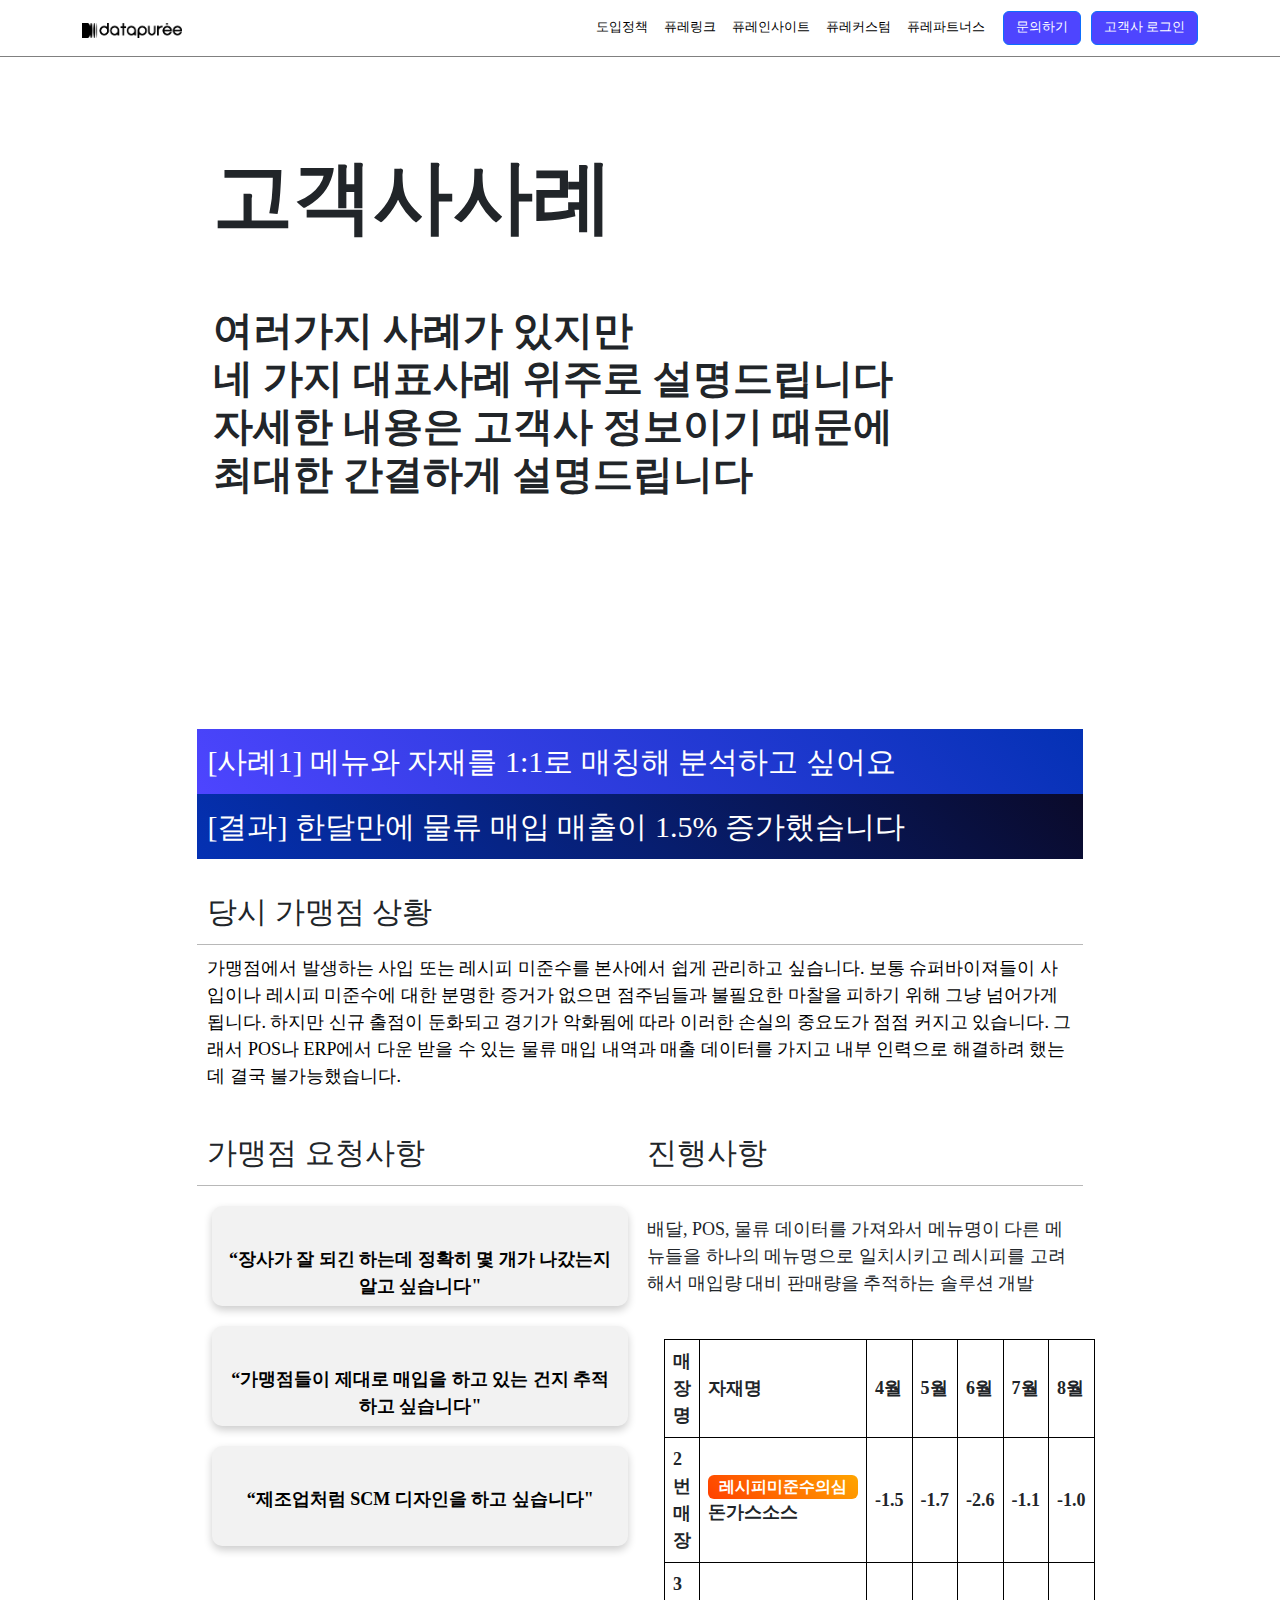
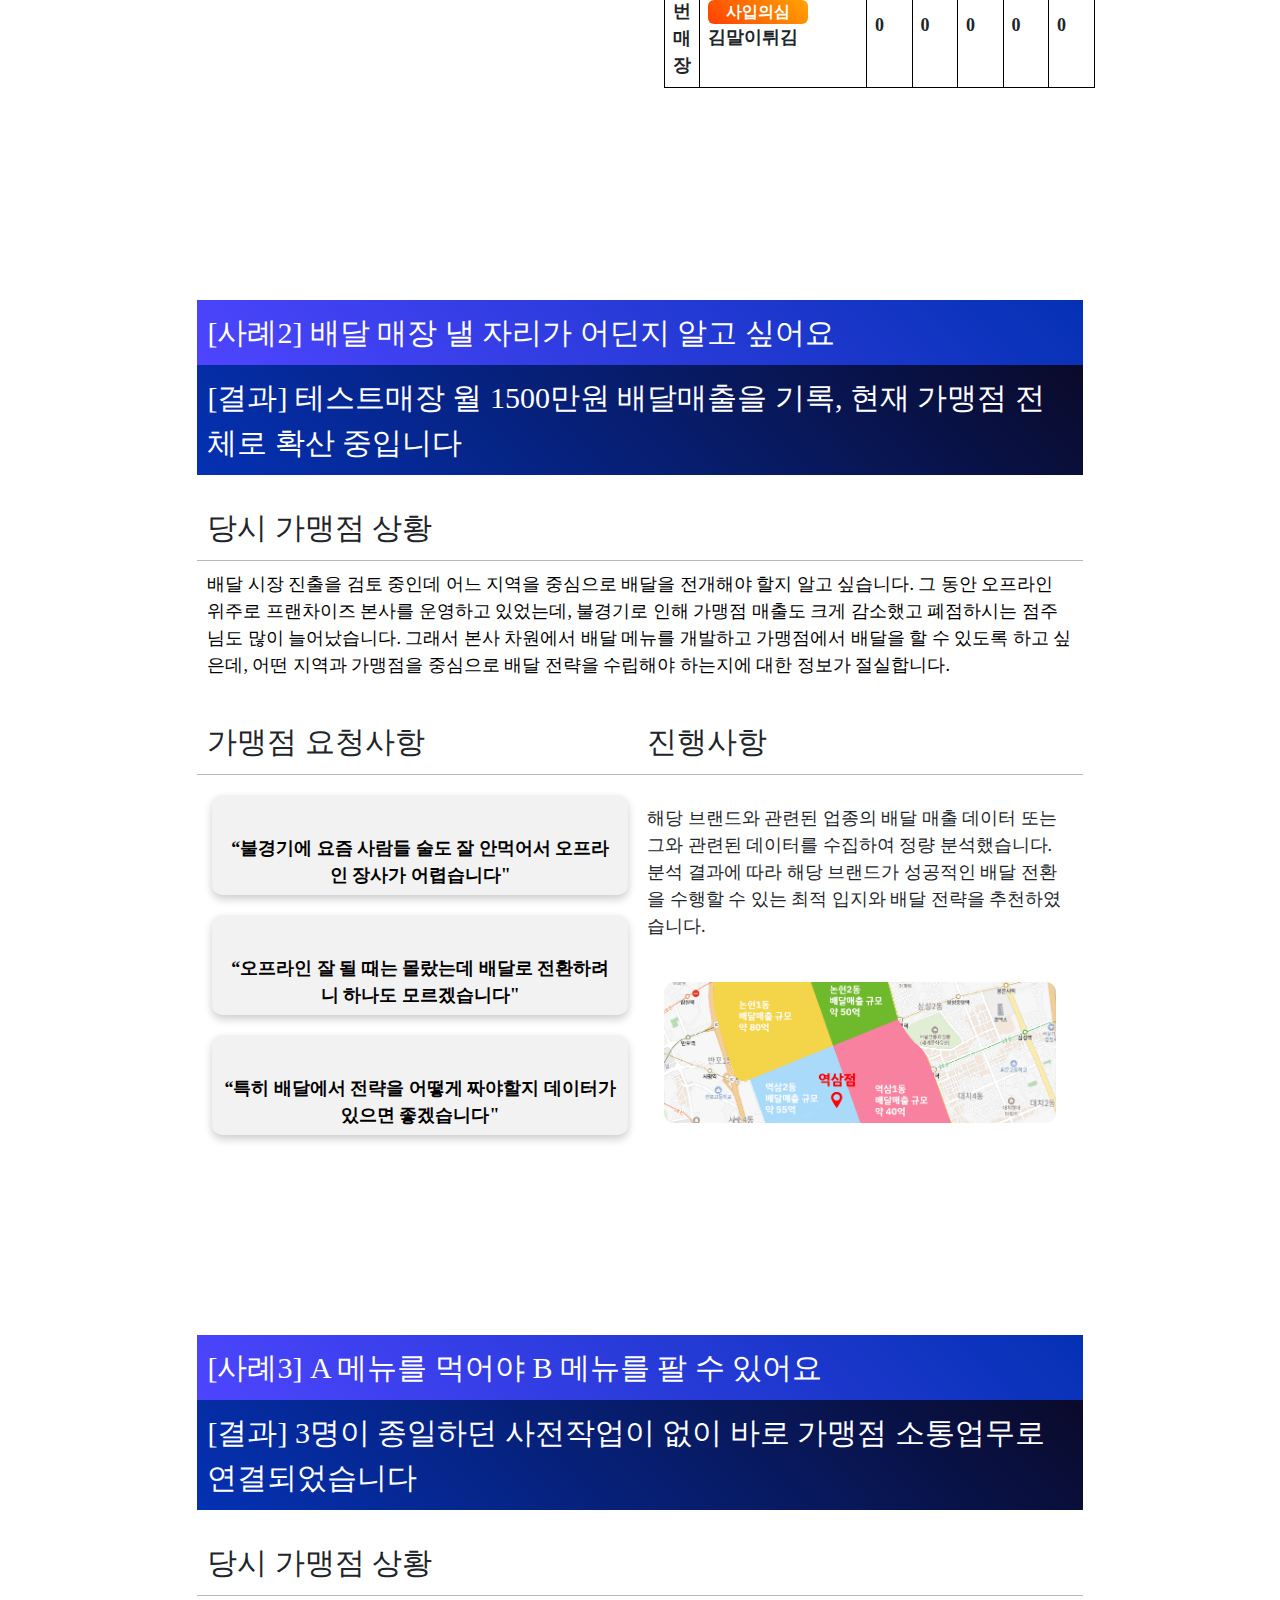
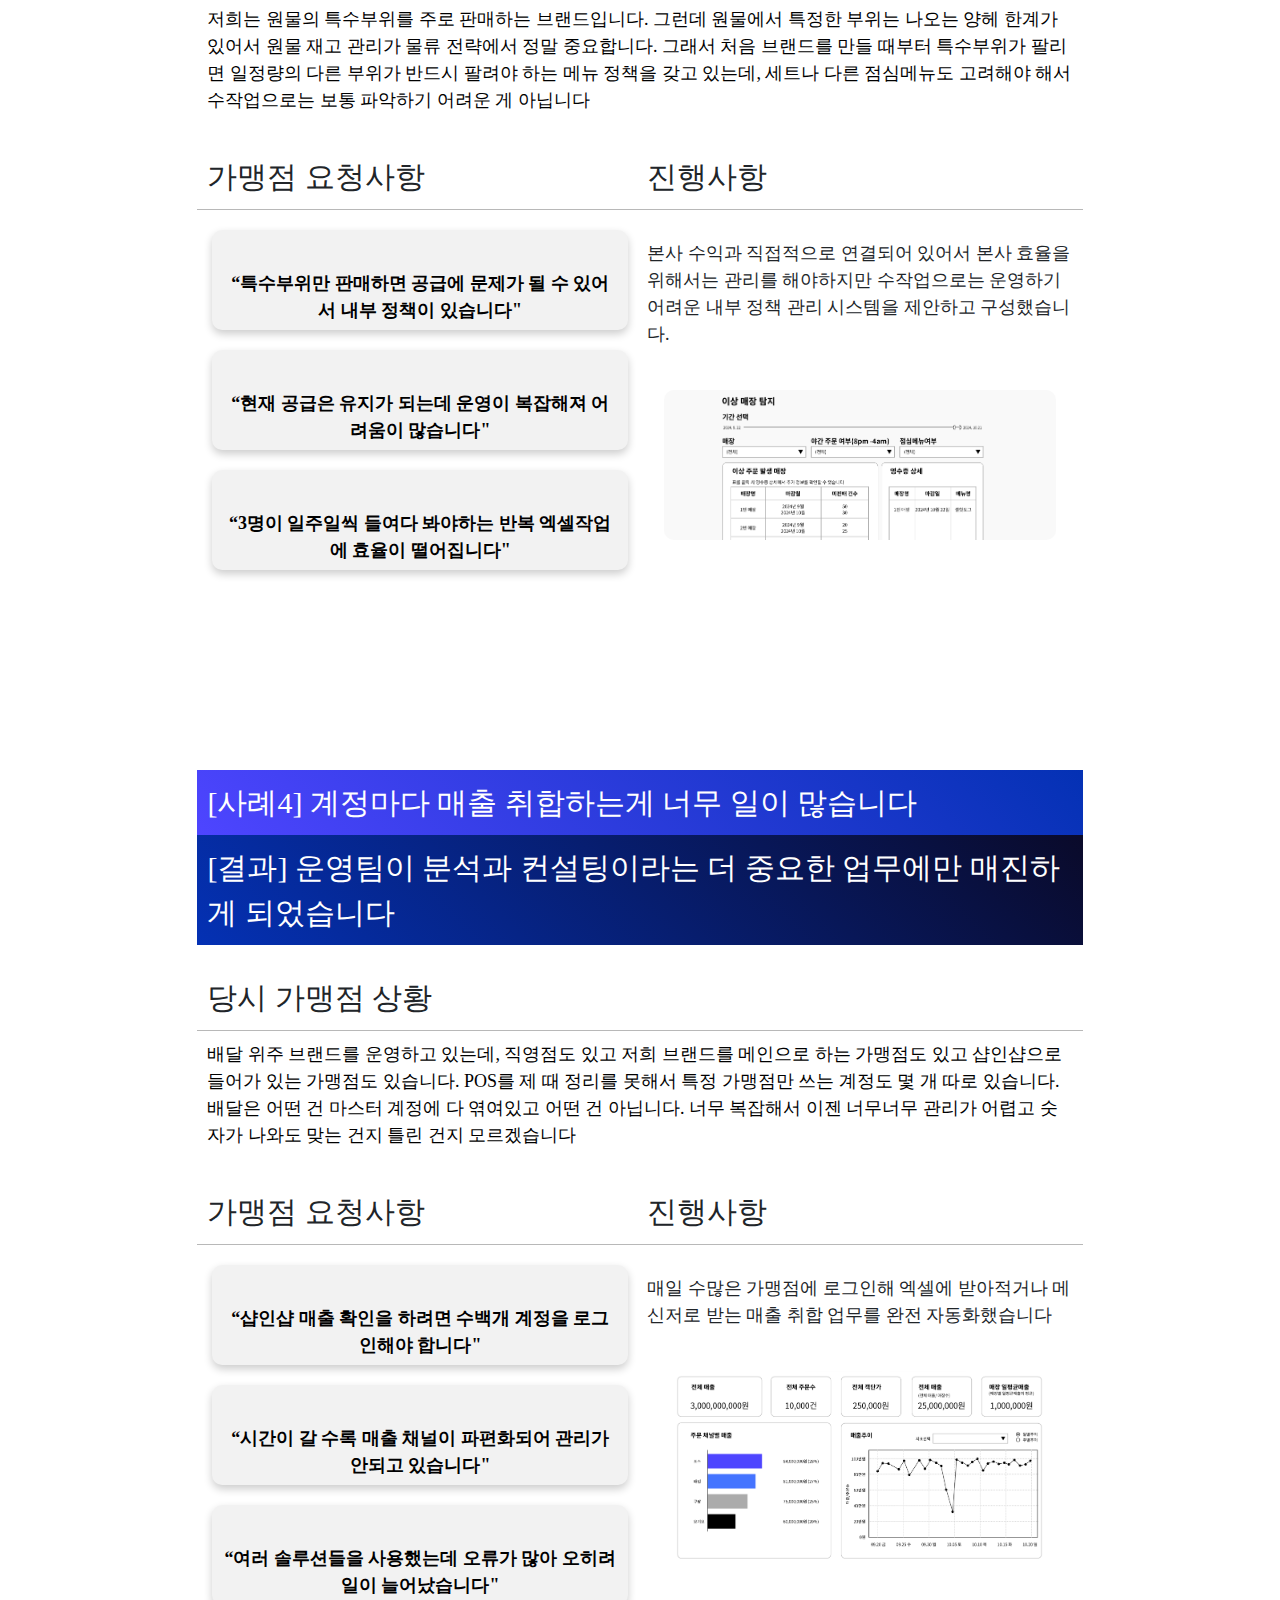
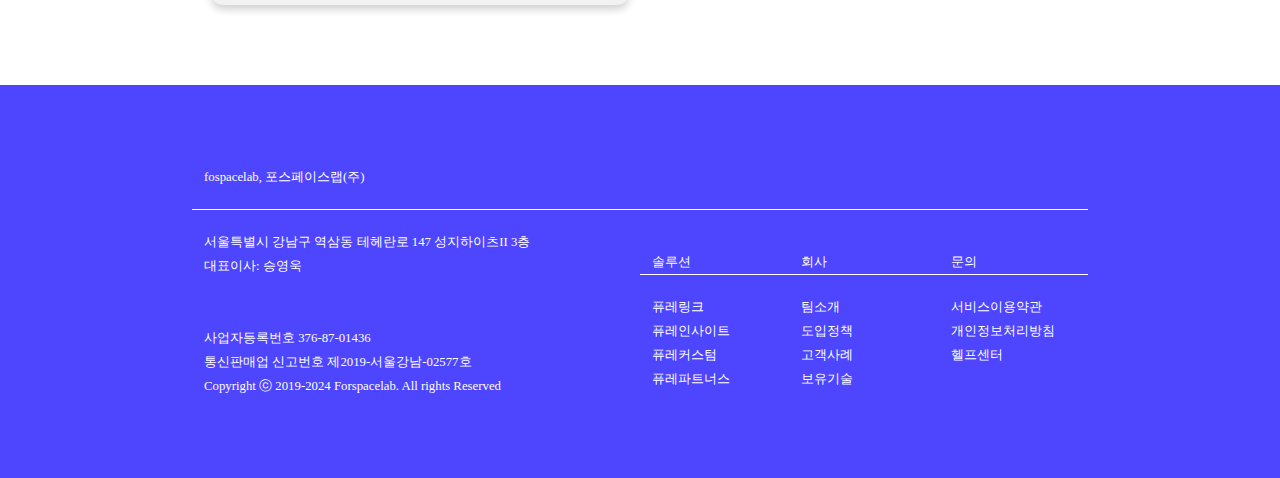
<file: case.html>
<!DOCTYPE html>
<html lang="ko">
    <head>
        <meta charset="UTF-8">
        <meta name="viewport" content="width=device-width, initial-scale=1.0">
        <title>데이터퓨레</title>
        <link rel="icon" href="./img/favicon.png" type="image/x-icon">

        <link href="https://stackpath.bootstrapcdn.com/bootstrap/4.5.2/css/bootstrap.min.css" rel="stylesheet">
        <!-- Google Fonts -->
        <link rel="preconnect" href="https://fonts.googleapis.com">
        <link rel="preconnect" href="https://fonts.gstatic.com" crossorigin>
        <link href="https://fonts.googleapis.com/css2?family=IBM+Plex+Sans:wght@400;700&display=swap" rel="stylesheet">
        <link rel="stylesheet" href="https://cdnjs.cloudflare.com/ajax/libs/font-awesome/6.0.0-beta3/css/all.min.css">
        <link href="https://fonts.googleapis.com/css2?family=Black+Han+Sans&family=Comfortaa:wght@300..700&family=Nanum+Myeongjo&family=Noto+Sans+KR:wght@100..900&family=Pixelify+Sans:wght@400..700&display=swap" rel="stylesheet">

        <!-- Bootstrap CSS -->
        <link href="https://cdn.jsdelivr.net/npm/bootstrap@5.3.0/dist/css/bootstrap.min.css" rel="stylesheet">
        <!-- Main CSS -->
        <link rel="stylesheet" href="index.css">

    </head>
    <body class="fade-in">
        <!-- 컨텐츠 영역 -->
        <div class="#">
            <!-- 고정된 네비게이션 바 -->
            <div class="nav-wrap" style="background-color: white;">
                <nav class="navbar navbar-expand-lg navbar-light">
                    <div class="container">
                    <a class="navbar-brand" href="index.html">
                        <img src="./img/logo_bw.png" class="img-fluid" width="100" alt="Logo">
                    </a>
                    <button class="navbar-toggler" type="button" data-bs-toggle="collapse" data-bs-target="#navbarNav" aria-controls="navbarNav" aria-expanded="false" aria-label="Toggle navigation">
                        <span class="navbar-toggler-icon"></span>
                    </button>
                    <div class="collapse navbar-collapse justify-content-end" id="navbarNav">
                        <ul class="navbar-nav">
                            <li class="nav-item"><a class="nav-link" href="govern.html">도입정책</a></li>
                            <li class="nav-item"><a class="nav-link" href="https://pureelink.com" target="_blank">퓨레링크</a></li>
                            <li class="nav-item"><a class="nav-link" href="insight.html">퓨레인사이트</a></li>
                            <li class="nav-item"><a class="nav-link" href="custom.html">퓨레커스텀</a></li>
                            <li class="nav-item"><a class="nav-link" href="partners.html">퓨레파트너스</a></li>
                        </ul>
                        <a href="https://forms.clickup.com/25500885/f/ra76n-16327/DJXAZSED3Y10PN9XS0" target="_blank" style="margin-left: 10px;">
                            <button class="btn btn-primary blue-btn" style="font-size: 0.8rem;">
                                문의하기
                            </button>
                        </a>
                        <a href="https://www.datapuree.co/login_0001_01.act" target="_blank" style="margin-left: 10px;">
                            <button class="btn btn-primary blue-btn" style="font-size: 0.8rem;">
                                고객사 로그인
                            </button>
                        </a>
                    </div>
                    </div>
                </nav>
            </div>

            <div class="container-fluid top-line-w">
                <div class="row">

                    <!-- 1번째 화면 -->
                    <div class="index-main1">
                        <div class="col-12 col-md-12 container wrap">
                            <div class="row" style="padding: 10px;">
                                <div class="col-12 col-md-12">
                                    <div class="Pretendard-Bold big-title custom-row">
                                        고객사사례
                                     </div>
                                </div>
                                <div class="col-12 col-md-12 Pretendard-Bold title custom-row" style="margin-top: 50px;">                                      
                                    여러가지 사례가 있지만<br>
                                    네 가지 대표사례 위주로 설명드립니다<br>
                                    자세한 내용은 고객사 정보이기 때문에<br>
                                    최대한 간결하게 설명드립니다 
                                </div>
                            </div>
                        </div>
                    </div>

                    <div class="col-12 col-md-12" style="margin-top: 200px;">
                        <div class="container wrap">
                            
                            <!--고객사 사례1-->
                            <!--한 번 싸줘서 높이 고정하고-->
                            <div style="width: 100%;">
                                <div class="row">
                                    <div class="col-12 col-md-12">
                                        <div class="custom-row sub-title" style="background: linear-gradient(45deg, #4E45FF, #0431B4);color:#fff;padding: 10px;">
                                            [사례1] 메뉴와 자재를 1:1로 매칭해 분석하고 싶어요
                                        </div>
                                        <div class="custom-row sub-title" style="background: linear-gradient(45deg, #0431B4, #0A0A2A);color:#fff;padding: 10px;">
                                            [결과] 한달만에 물류 매입 매출이 1.5% 증가했습니다
                                        </div>
                                    </div>

                                    <div class="col-12 col-md-12 top-margin-3">
                                        <div class="custom-row sub-title" style="padding:10px;border-bottom: 1px solid #b8b8b8;">
                                            당시 가맹점 상황
                                        </div>
                                        <div class="custom-row description" style="margin-top:0px;color:#000;padding: 10px;">
                                            가맹점에서 발생하는 사입 또는 레시피 미준수를 본사에서 쉽게 관리하고 싶습니다.
                                            보통 슈퍼바이져들이 사입이나 레시피 미준수에 대한 분명한 증거가 없으면 점주님들과 불필요한 마찰을 피하기 위해 그냥 넘어가게 됩니다.
                                            하지만 신규 출점이 둔화되고 경기가 악화됨에 따라 이러한 손실의 중요도가 점점 커지고 있습니다. 
                                            그래서 POS나 ERP에서 다운 받을 수 있는 물류 매입 내역과 매출 데이터를 가지고 내부 인력으로 해결하려 했는데 결국 불가능했습니다.
                                        </div>
                                    </div>
                                    <div class="col-12 col-md-6 top-margin-3">
                                        <div class="custom-row sub-title" style="padding:10px;border-bottom: 1px solid #b8b8b8;">
                                            가맹점 요청사항
                                        </div>
                                        <div class="row">
                                            <div class="col-12 col-md-12">
                                                <div class="main-box Pretendard-Bold description top-margin-3" style="height: 100px;">                                        
                                                    “장사가 잘 되긴 하는데 정확히 몇 개가 나갔는지 알고 싶습니다"
                                                </div>
                                            </div>
                                            <div class="col-12 col-md-12">
                                                <div class="main-box Pretendard-Bold description top-margin-3" style="height: 100px;">                                        
                                                    “가맹점들이 제대로 매입을 하고 있는 건지 추적하고 싶습니다"
                                                </div>
                                            </div>
                                            <div class="col-12 col-md-12">
                                                <div class="main-box Pretendard-Bold description top-margin-3" style="height: 100px;">                                        
                                                    “제조업처럼 SCM 디자인을 하고 싶습니다"
                                                </div>
                                            </div>                                                          
                                        </div>
                                    </div>
                                    <div class="col-12 col-md-6 top-margin-3">
                                        <div class="custom-row sub-title" style="padding:10px;border-bottom: 1px solid #b8b8b8;">
                                            진행사항
                                        </div>
                                        <div class="custom-row description" style="padding: 0 10px 0 10px;">
                                            배달, POS, 물류 데이터를 가져와서 메뉴명이 다른 메뉴들을 
                                            하나의 메뉴명으로 일치시키고 
                                            레시피를 고려해서 매입량 대비 판매량을 추적하는 솔루션 개발
                                        </div>
                                        <div class="description">
                                            <table class="case-table-size">
                                                <tr>
                                                    <th class="case-table">
                                                        매장명
                                                    </th>
                                                    <th class="case-table">
                                                        자재명
                                                    </th>
                                                    <th class="case-table">
                                                        4월
                                                    </th>
                                                    <th class="case-table">
                                                        5월
                                                    </th>
                                                    <th class="case-table">
                                                        6월
                                                    </th>
                                                    <th class="case-table">
                                                        7월
                                                    </th>
                                                    <th class="case-table">
                                                        8월
                                                    </th>
                                                </tr>
                                                <tr>
                                                    <th class="case-table">
                                                        2번 매장
                                                    </td>
                                                    <th class="case-table">
                                                        <div class="case-table-sign1">
                                                            레시피미준수의심
                                                        </div>
                                                        <div>돈가스소스</div>
                                                    </td>
                                                    <th class="case-table">
                                                        -1.5
                                                    </td>
                                                    <th class="case-table">
                                                        -1.7
                                                    </td>
                                                    <th class="case-table">
                                                        -2.6
                                                    </td>
                                                    <th class="case-table">
                                                        -1.1
                                                    </td>
                                                    <th class="case-table">
                                                        -1.0
                                                    </td>
                                                </tr>
                                                <tr>
                                                    <th class="case-table">
                                                        3번 매장
                                                    </td>
                                                    <th class="case-table">
                                                        <div class="case-table-sign2">
                                                            사입의심
                                                        </div>
                                                        김말이튀김
                                                    </td>
                                                    <th class="case-table">
                                                        0
                                                    </td>
                                                    <th class="case-table">
                                                        0
                                                    </td>
                                                    <th class="case-table">
                                                        0
                                                    </td>                        
                                                    <th class="case-table">
                                                        0
                                                    </td>                        
                                                    <th class="case-table">
                                                        0
                                                    </td>                    
                                                </tr>
                                            </table>
                                        </div>
                                    </div>
                          
                                </div>
                            </div>

                            <!--고객사 사례2-->
                            <!--한 번 싸줘서 높이 고정하고-->
                            <div style="width: 100%;margin-top: 200px;">
                                <div class="row">
                                    <div class="col-12 col-md-12">
                                        <div class="custom-row sub-title" style="background: linear-gradient(45deg, #4E45FF, #0431B4);color:#fff;padding: 10px;">
                                            [사례2] 배달 매장 낼 자리가 어딘지 알고 싶어요
                                        </div>
                                        <div class="custom-row sub-title" style="background: linear-gradient(45deg, #0431B4, #0A0A2A);color:#fff;padding: 10px;">
                                            [결과] 테스트매장 월 1500만원 배달매출을 기록, 현재 가맹점 전체로 확산 중입니다
                                        </div>
                                    </div>

                                    <div class="col-12 col-md-12 top-margin-3">
                                        <div class="custom-row sub-title" style="padding:10px;border-bottom: 1px solid #b8b8b8;">
                                            당시 가맹점 상황
                                        </div>
                                        <div class="custom-row description" style="margin-top:0px;color:#000;padding: 10px;">
                                            배달 시장 진출을 검토 중인데 어느 지역을 중심으로 배달을 전개해야 할지 알고 싶습니다.
                                            그 동안 오프라인 위주로 프랜차이즈 본사를 운영하고 있었는데, 불경기로 인해 가맹점 매출도 크게 감소했고 폐점하시는 점주님도 많이 늘어났습니다. 
                                            그래서 본사 차원에서 배달 메뉴를 개발하고 가맹점에서 배달을 할 수 있도록 하고 싶은데, 
                                            어떤 지역과 가맹점을 중심으로 배달 전략을 수립해야 하는지에 대한 정보가 절실합니다.
                                        </div>
                                    </div>
                                    <div class="col-12 col-md-6 top-margin-3">
                                        <div class="custom-row sub-title" style="padding:10px;border-bottom: 1px solid #b8b8b8;">
                                            가맹점 요청사항
                                        </div>
                                        <div class="row">
                                            <div class="col-12 col-md-12">
                                                <div class="main-box Pretendard-Bold description top-margin-3" style="height: 100px;">                                        
                                                    “불경기에 요즘 사람들 술도 잘 안먹어서 오프라인 장사가 어렵습니다"
                                                </div>
                                            </div>
                                            <div class="col-12 col-md-12">
                                                <div class="main-box Pretendard-Bold description top-margin-3" style="height: 100px;">                                        
                                                    “오프라인 잘 될 때는 몰랐는데 배달로 전환하려니 하나도 모르겠습니다"
                                                </div>
                                            </div>
                                            <div class="col-12 col-md-12">
                                                <div class="main-box Pretendard-Bold description top-margin-3" style="height: 100px;">                                        
                                                    “특히 배달에서 전략을 어떻게 짜야할지 데이터가 있으면 좋겠습니다"
                                                </div>
                                            </div>                                                          
                                        </div>
                                    </div>
                                    <div class="col-12 col-md-6 top-margin-3">
                                        <div class="custom-row sub-title" style="padding:10px;border-bottom: 1px solid #b8b8b8;">
                                            진행사항
                                        </div>
                                        <div class="custom-row description" style="padding: 0 10px 0 10px;">
                                            해당 브랜드와 관련된 업종의 배달 매출 데이터 또는 그와 관련된 데이터를 수집하여 정량 분석했습니다. 
                                            분석 결과에 따라 해당 브랜드가 성공적인 배달 전환을 수행할 수 있는 최적 입지와 배달 전략을 추천하였습니다.
                                        </div>
                                        <div class="description">
                                            <img src="./img/case2.png" width="100%" style="border-radius: 10px;">
                                        </div>
                                    </div>
                                </div>
                            </div>

      
                            <!--고객사 사례3-->
                            <!--한 번 싸줘서 높이 고정하고-->
                            <div style="width: 100%;margin-top: 200px;">
                                <div class="row">
                                    <div class="col-12 col-md-12">
                                        <div class="custom-row sub-title" style="background: linear-gradient(45deg, #4E45FF, #0431B4);color:#fff;padding: 10px;">
                                            [사례3] A 메뉴를 먹어야 B 메뉴를 팔 수 있어요
                                        </div>
                                        <div class="custom-row sub-title" style="background: linear-gradient(45deg, #0431B4, #0A0A2A);color:#fff;padding: 10px;">
                                            [결과] 3명이 종일하던 사전작업이 없이 바로 가맹점 소통업무로 연결되었습니다
                                        </div>
                                    </div>

                                    <div class="col-12 col-md-12 top-margin-3">
                                        <div class="custom-row sub-title" style="padding:10px;border-bottom: 1px solid #b8b8b8;">
                                            당시 가맹점 상황
                                        </div>
                                        <div class="custom-row description" style="margin-top:0px;color:#000;padding: 10px;">
                                            저희는 원물의 특수부위를 주로 판매하는 브랜드입니다. 
                                            그런데 원물에서 특정한 부위는 나오는 양헤 한계가 있어서 원물 재고 관리가 물류 전략에서 정말 중요합니다. 
                                            그래서 처음 브랜드를 만들 때부터 특수부위가 팔리면 일정량의 다른 부위가 반드시 팔려야 하는 메뉴 정책을 갖고 있는데, 
                                            세트나 다른 점심메뉴도 고려해야 해서 수작업으로는 보통 파악하기 어려운 게 아닙니다
                                        </div>
                                    </div>
                                    <div class="col-12 col-md-6 top-margin-3">
                                        <div class="custom-row sub-title" style="padding:10px;border-bottom: 1px solid #b8b8b8;">
                                            가맹점 요청사항
                                        </div>
                                        <div class="row">
                                            <div class="col-12 col-md-12">
                                                <div class="main-box Pretendard-Bold description top-margin-3" style="height: 100px;">                                        
                                                    “특수부위만 판매하면 공급에 문제가 될 수 있어서 내부 정책이 있습니다"
                                                </div>
                                            </div>
                                            <div class="col-12 col-md-12">
                                                <div class="main-box Pretendard-Bold description top-margin-3" style="height: 100px;">                                        
                                                    “현재 공급은 유지가 되는데 운영이 복잡해져 어려움이 많습니다"
                                                </div>
                                            </div>
                                            <div class="col-12 col-md-12">
                                                <div class="main-box Pretendard-Bold description top-margin-3" style="height: 100px;">                                        
                                                    “3명이 일주일씩 들여다 봐야하는 반복 엑셀작업에 효율이 떨어집니다"
                                                </div>
                                            </div>                                                          
                                        </div>
                                    </div>
                                    <div class="col-12 col-md-6 top-margin-3">
                                        <div class="custom-row sub-title" style="padding:10px;border-bottom: 1px solid #b8b8b8;">
                                            진행사항
                                        </div>
                                        <div class="custom-row description" style="padding: 0 10px 0 10px;">
                                            본사 수익과 직접적으로 연결되어 있어서 본사 효율을 위해서는 관리를 해야하지만 수작업으로는 운영하기 어려운 내부 정책 관리 시스템을 제안하고 구성했습니다.
                                        </div>
                                        <div class="description">
                                            <img src="./img/case3.png" width="100%" style="border-radius: 10px;">
                                        </div>
                                    </div>
                                </div>
                            </div>


                            <!--고객사 사례4-->
                            <!--한 번 싸줘서 높이 고정하고-->
                            <div style="width: 100%;margin-top: 200px;">
                                <div class="row">
                                    <div class="col-12 col-md-12">
                                        <div class="custom-row sub-title" style="background: linear-gradient(45deg, #4E45FF, #0431B4);color:#fff;padding: 10px;">
                                            [사례4] 계정마다 매출 취합하는게 너무 일이 많습니다
                                        </div>
                                        <div class="custom-row sub-title" style="background: linear-gradient(45deg, #0431B4, #0A0A2A);color:#fff;padding: 10px;">
                                            [결과] 운영팀이 분석과 컨설팅이라는 더 중요한 업무에만 매진하게 되었습니다
                                        </div>
                                    </div>

                                    <div class="col-12 col-md-12 top-margin-3">
                                        <div class="custom-row sub-title" style="padding:10px;border-bottom: 1px solid #b8b8b8;">
                                            당시 가맹점 상황
                                        </div>
                                        <div class="custom-row description" style="margin-top:0px;color:#000;padding: 10px;">
                                            배달 위주 브랜드를 운영하고 있는데, 직영점도 있고 저희 브랜드를 메인으로 하는 가맹점도 있고 샵인샵으로 들어가 있는 가맹점도 있습니다. 
                                            POS를 제 때 정리를 못해서 특정 가맹점만 쓰는 계정도 몇 개 따로 있습니다. 
                                            배달은 어떤 건 마스터 계정에 다 엮여있고 어떤 건 아닙니다. 
                                            너무 복잡해서 이젠 너무너무 관리가 어렵고 숫자가 나와도 맞는 건지 틀린 건지 모르겠습니다
                                        </div>
                                    </div>
                                    <div class="col-12 col-md-6 top-margin-3">
                                        <div class="custom-row sub-title" style="padding:10px;border-bottom: 1px solid #b8b8b8;">
                                            가맹점 요청사항
                                        </div>
                                        <div class="row">
                                            <div class="col-12 col-md-12">
                                                <div class="main-box Pretendard-Bold description top-margin-3" style="height: 100px;">                                        
                                                    “샵인샵 매출 확인을 하려면 수백개 계정을 로그인해야 합니다"
                                                </div>
                                            </div>
                                            <div class="col-12 col-md-12">
                                                <div class="main-box Pretendard-Bold description top-margin-3" style="height: 100px;">                                        
                                                    “시간이 갈 수록 매출 채널이 파편화되어 관리가 안되고 있습니다"
                                                </div>
                                            </div>
                                            <div class="col-12 col-md-12">
                                                <div class="main-box Pretendard-Bold description top-margin-3" style="height: 100px;">                                        
                                                    “여러 솔루션들을 사용했는데 오류가 많아 오히려 일이 늘어났습니다"
                                                </div>
                                            </div>                                                          
                                        </div>
                                    </div>
                                    <div class="col-12 col-md-6 top-margin-3">
                                        <div class="custom-row sub-title" style="padding:10px;border-bottom: 1px solid #b8b8b8;">
                                            진행사항
                                        </div>
                                        <div class="custom-row description" style="padding: 0 10px 0 10px;">
                                            매일 수많은 가맹점에 로그인해 엑셀에 받아적거나 메신저로 받는 매출 취합 업무를 완전 자동화했습니다
                                        </div>
                                        <div class="description">
                                            <img src="./img/case4.png" width="100%" style="border-radius: 10px;">
                                        </div>
                                    </div>
                                </div>
                            </div>                                                      
                        </div>
                    </div>

                </div>
            </div>
        </div>


        <!--footer-->
        <div class="top-margin-10 footer-bw" >
            <div class="footer-wrap wrap" style="background-color: transparent;">
                <div class="container" style="width:100%;background-color: transparent;">
                    <div class="row" style="background-color: transparent;">
                        <div class="col-12 col-md-12 top-margin-10" style="background-color: transparent;">
                            fospacelab, 포스페이스랩(주)
                        </div>
                        <div class="top-line-white top-margin-3">
                            <div class="row" style="background-color: transparent;">
                                <div class="col-12 col-md-6 top-padding3">
                                    서울특별시 강남구 역삼동 테헤란로 147 성지하이츠II 3층<br>
                                    대표이사: 승영욱<br><br><br>

                                    사업자등록번호 376-87-01436<br>
                                    통신판매업 신고번호 제2019-서울강남-02577호<br>
                                    Copyright ⓒ 2019-2024 Forspacelab. All rights Reserved
                                </div>
                                <div class="col-12 col-md-6 top-padding3">
                                    <div class="row">
                                        <div class="col-12 col-md-12">
                                            <div class="row top-padding3">
                                                <div class="col-4 col-md-4">
                                                    솔루션<br>
                                                </div>
                                                <div class="col-4 col-md-4">
                                                    회사<br>
                                                </div>
                                                <div class="col-4 col-md-4">
                                                    문의<br>
                                                </div>
                                            </div>
                                        </div>
                                        <div class="col-12 col-md-12 top-line-white top-padding3">
                                            <div class="row">
                                                <div class="col-4 col-md-4">
                                                    <a href="https://pureelink.com" target="_blank">퓨레링크</a><br>
                                                    <a href="insight.html">퓨레인사이트</a><br>
                                                    <a href="custom.html">퓨레커스텀</a><br>
                                                    <a href="partners.html">퓨레파트너스</a><br>
                                                </div>
                                                <div class="col-4 col-md-4">
                                                    <a href="team.html">팀소개</a><br>
                                                    <a href="govern.html">도입정책</a><br>
                                                    <a href="case.html">고객사례</a><br>
                                                    <a href="tech.com">보유기술</a><br>
                                                </div>
                                                <div class="col-4 col-md-4">
                                                    <a href="#">서비스이용약관</a><br>
                                                    <a href="https://www.datapuree.co/comm_0035_01.act">개인정보처리방침</a><br>
                                                    <a href="https://slashpage.com/datapuree">헬프센터</a><br>
                                                </div>
                                            </div>

                                        </div>
                                    </div>
                                </div>
                            </div>
                        </div>
                        
                        <div class="col-12 col-md-12 top-margin-10"></div>
                    </div>
                </div>
            </div>
        </div>

        <script src="https://cdn.jsdelivr.net/npm/bootstrap@5.3.0/dist/js/bootstrap.bundle.min.js"></script>
        <script>
            document.addEventListener("DOMContentLoaded", function() {
            const links = document.querySelectorAll(".transition-link");

            links.forEach(link => {
                link.addEventListener("click", function(event) {
                event.preventDefault();
                document.body.classList.add("fade-out");

                const targetUrl = this.href;
                setTimeout(() => {
                    window.location.href = targetUrl;
                }, 500); // 애니메이션 시간과 동일하게 설정
                });
            });
            });
        </script>
        <script>
            document.addEventListener("DOMContentLoaded", function() {
            const links = document.querySelectorAll(".transition-link");

            links.forEach(link => {
                link.addEventListener("click", function(event) {
                event.preventDefault();
                document.body.classList.add("fade-out");

                const targetUrl = this.href;
                setTimeout(() => {
                    window.location.href = targetUrl;
                }, 500); // 애니메이션 시간과 동일하게 설정
                });
            });
            });
        </script>
    
    </body>
</html>
</file>
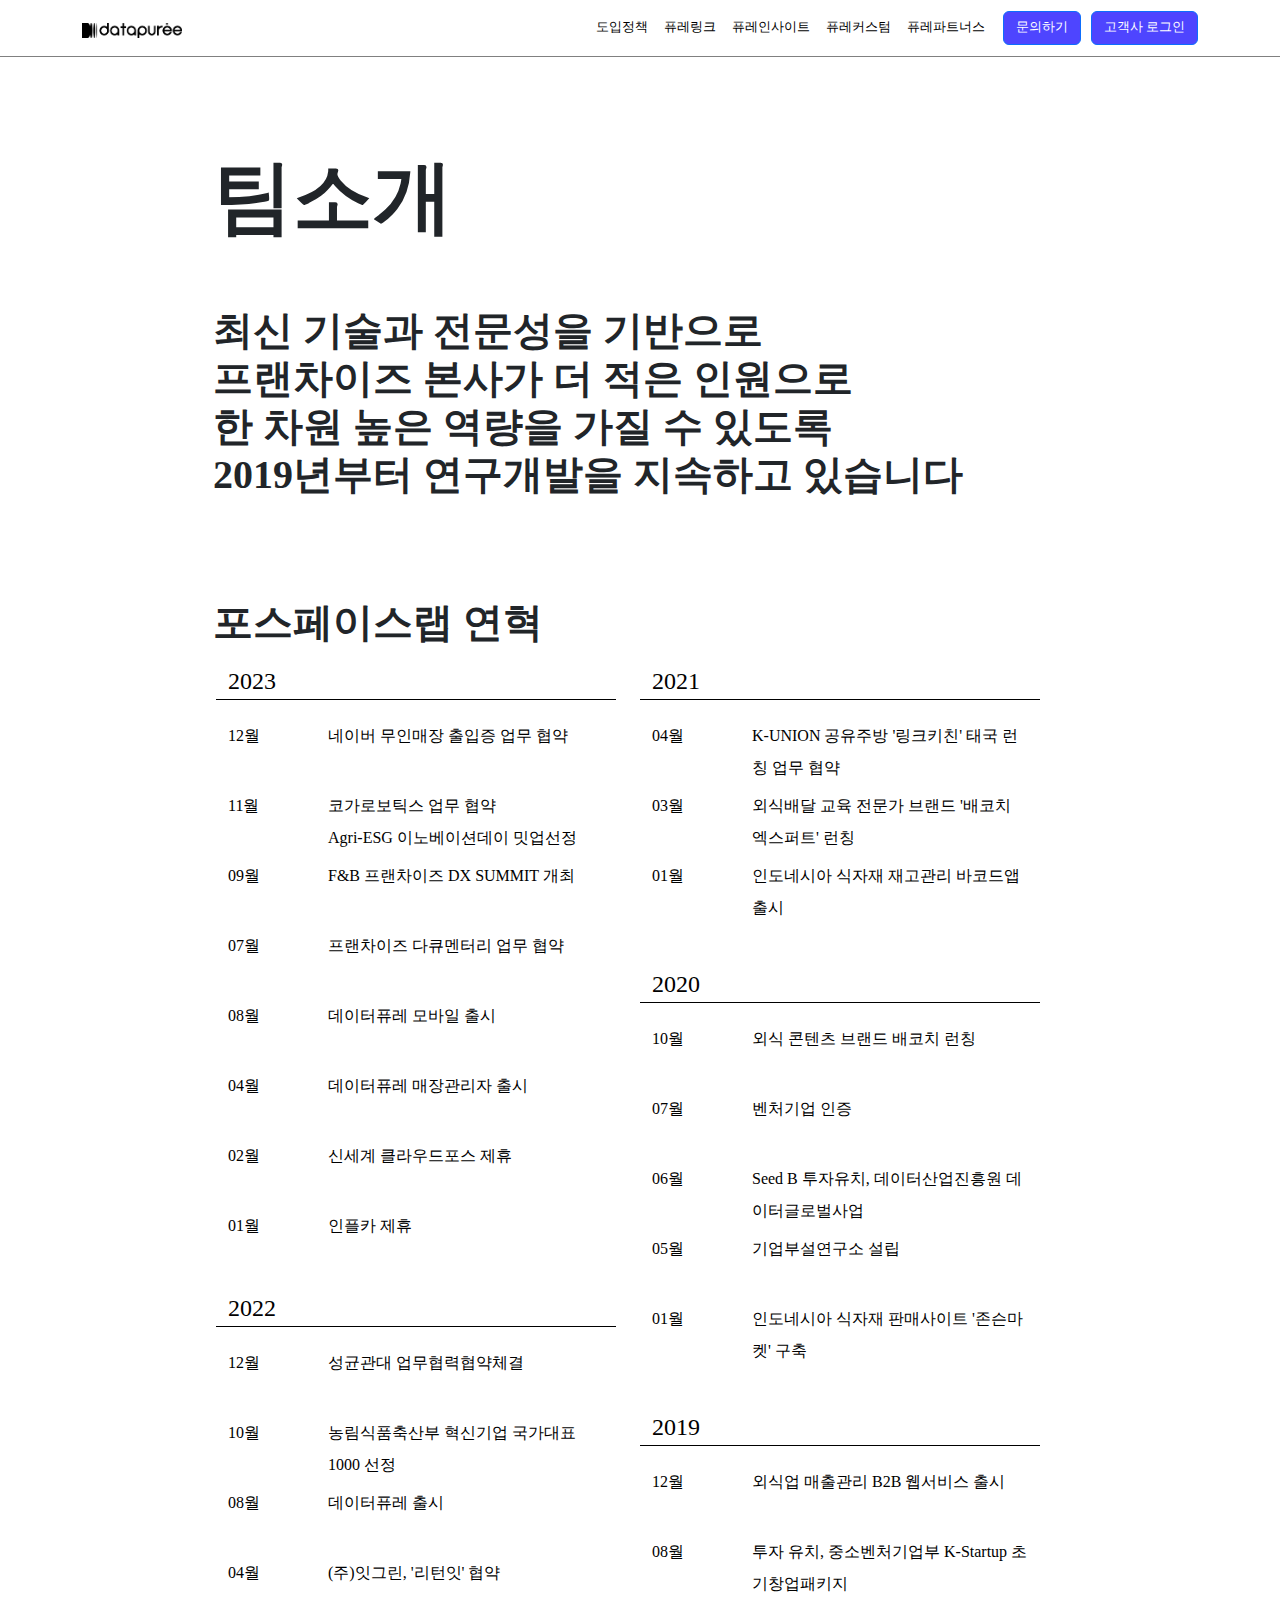
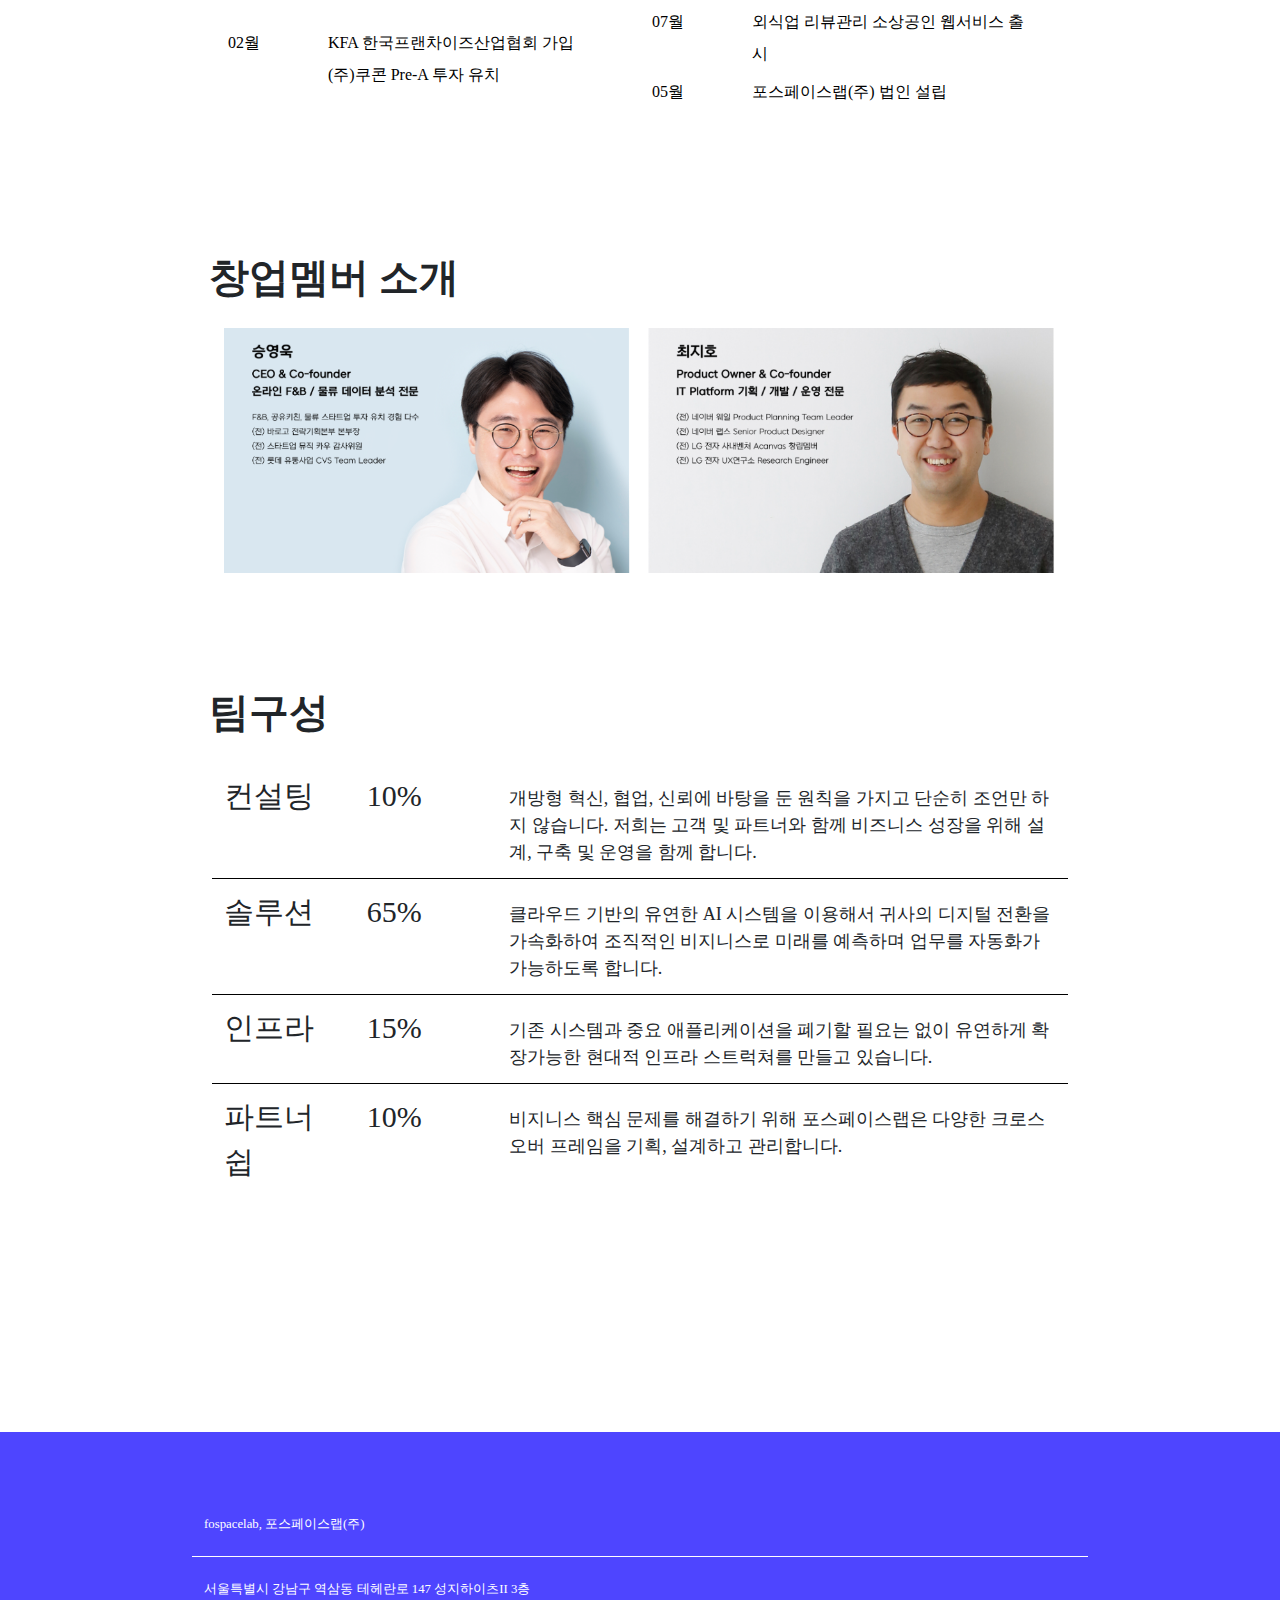
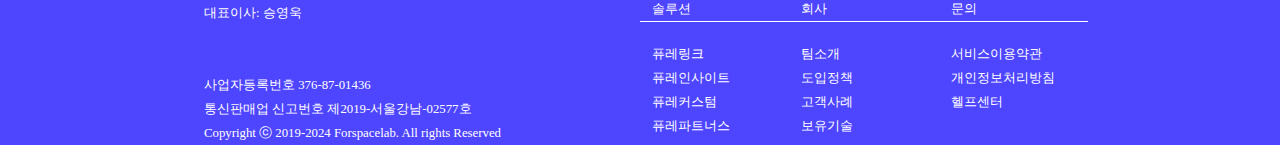
<file: team.html>
<!DOCTYPE html>
<html lang="ko">
    <head>
        <meta charset="UTF-8">
        <meta name="viewport" content="width=device-width, initial-scale=1.0">
        <title>데이터퓨레</title>
        <link rel="icon" href="./img/favicon.png" type="image/x-icon">

        <link href="https://stackpath.bootstrapcdn.com/bootstrap/4.5.2/css/bootstrap.min.css" rel="stylesheet">
        <!-- Google Fonts -->
        <link rel="preconnect" href="https://fonts.googleapis.com">
        <link rel="preconnect" href="https://fonts.gstatic.com" crossorigin>
        <link href="https://fonts.googleapis.com/css2?family=IBM+Plex+Sans:wght@400;700&display=swap" rel="stylesheet">
        <link rel="stylesheet" href="https://cdnjs.cloudflare.com/ajax/libs/font-awesome/6.0.0-beta3/css/all.min.css">
        <link href="https://fonts.googleapis.com/css2?family=Black+Han+Sans&family=Comfortaa:wght@300..700&family=Nanum+Myeongjo&family=Noto+Sans+KR:wght@100..900&family=Pixelify+Sans:wght@400..700&display=swap" rel="stylesheet">

        <!-- Bootstrap CSS -->
        <link href="https://cdn.jsdelivr.net/npm/bootstrap@5.3.0/dist/css/bootstrap.min.css" rel="stylesheet">
        <!-- Main CSS -->
        <link rel="stylesheet" href="index.css">
    </head>
    <body class="fade-in">
        <!-- 컨텐츠 영역 -->
        <div class="#">
            <!-- 고정된 네비게이션 바 -->
            <div class="nav-wrap" style="background-color: white;">
                <nav class="navbar navbar-expand-lg navbar-light">
                    <div class="container">
                    <a class="navbar-brand" href="index.html">
                        <img src="./img/logo_bw.png" class="img-fluid" width="100" alt="Logo">
                    </a>
                    <button class="navbar-toggler" type="button" data-bs-toggle="collapse" data-bs-target="#navbarNav" aria-controls="navbarNav" aria-expanded="false" aria-label="Toggle navigation">
                        <span class="navbar-toggler-icon"></span>
                    </button>
                    <div class="collapse navbar-collapse justify-content-end" id="navbarNav">
                        <ul class="navbar-nav">
                            <li class="nav-item"><a class="nav-link" href="govern.html">도입정책</a></li>
                            <li class="nav-item"><a class="nav-link" href="https://pureelink.com" target="_blank">퓨레링크</a></li>
                            <li class="nav-item"><a class="nav-link" href="insight.html">퓨레인사이트</a></li>
                            <li class="nav-item"><a class="nav-link" href="custom.html">퓨레커스텀</a></li>
                            <li class="nav-item"><a class="nav-link" href="partners.html">퓨레파트너스</a></li>
                        </ul>
                        <a href="https://forms.clickup.com/25500885/f/ra76n-16327/DJXAZSED3Y10PN9XS0" target="_blank" style="margin-left: 10px;">
                            <button class="btn btn-primary blue-btn" style="font-size: 0.8rem;">
                                문의하기
                            </button>
                        </a>
                        <a href="https://www.datapuree.co/login_0001_01.act" target="_blank" style="margin-left: 10px;">
                            <button class="btn btn-primary blue-btn" style="font-size: 0.8rem;">
                                고객사 로그인
                            </button>
                        </a>
                    </div>
                    </div>
                </nav>
            </div>


            <!-- 1번째 화면 -->
            <div class="container-fluid top-line-w">
                <div class="row">
                    <!--메인화면-->
                    <div class="index-main1">
                        <div class="col-12 col-md-12 container wrap">
                            <div class="row" style="padding: 10px;">
                                <div class="col-12 col-md-12">
                                    <div class="Pretendard-Bold big-title custom-row">
                                        팀소개
                                     </div>
                                </div>

                                <div class="col-12 col-md-12 Pretendard-Bold title custom-row main-text">
                                    최신 기술과 전문성을 기반으로<br>
                                    프랜차이즈 본사가 더 적은 인원으로<br>
                                    한 차원 높은 역량을 가질 수 있도록<br>
                                    2019년부터 연구개발을 <span class="mobile-line-break"><br></span>지속하고 있습니다
                                </div>
                                
                                <!--연혁-->
                                <div class="col-12 col-md-12" style="margin-top: 100px;">
                                    <div style="width: 100%;">
                                        <p class="custom-row Pretendard-Bold title">
                                            포스페이스랩 연혁
                                        </p>
                                        <div class="row">
                                            <div class="col-12 col-md-6" style="margin-bottom: auto;">
                                                <div style="width: 100%;color: #000;font-size: 1.5rem;">2023</div>
                                                <div class="row" style="width:100%;border-top: 0.5px solid #000;line-height: 2rem;">
                                                    <div class="col-3 col-md-3" style="color:#000;">
                                                        <div class="team-table" style="margin-top: 20px;">12월</div>
                                                        <div class="team-table">11월</div>
                                                        <div class="team-table">09월</div>
                                                        <div class="team-table">07월</div>
                                                        <div class="team-table">08월</div>
                                                        <div class="team-table">04월</div>
                                                        <div class="team-table">02월</div>
                                                        <div class="team-table">01월</div>
                                                    </div>
                                                    <div class="col-9 col-md-9" style="color:#000;">
                                                        <div class="team-table" style="margin-top: 20px;">네이버 무인매장 출입증 업무 협약</div>
                                                        <div class="team-table">코가로보틱스 업무 협약<br>
                                                        Agri-ESG 이노베이션데이 밋업선정</div>
                                                        <div class="team-table">F&B 프랜차이즈 DX SUMMIT 개최</div>
                                                        <div class="team-table">프랜차이즈 다큐멘터리 업무 협약</div>
                                                        <div class="team-table">데이터퓨레 모바일 출시</div>
                                                        <div class="team-table">데이터퓨레 매장관리자 출시</div>
                                                        <div class="team-table">신세계 클라우드포스 제휴</div>
                                                        <div class="team-table">인플카 제휴</div>
                                                    </div>
                                                </div>
                
                                                <div style="width: 100%;color: #000;font-size: 1.5rem;margin-top: 10px;">2022</div>
                                                <div class="row" style="width:100%;border-top: 0.5px solid #000;line-height: 2rem;">
                                                    <div class="col-3 col-md-3" style="color:#000;">
                                                        <div class="team-table" style="margin-top: 20px;">12월</div>
                                                        <div class="team-table">10월</div>
                                                        <div class="team-table">08월</div>
                                                        <div class="team-table">04월</div>
                                                        <div class="team-table">02월</div>
                                                    </div>
                                                    <div class="col-9 col-md-9" style="color:#000;">
                                                        <div class="team-table" style="margin-top: 20px;">성균관대 업무협력협약체결</div>
                                                        <div class="team-table">농림식품축산부 혁신기업 국가대표1000 선정</div>
                                                        <div class="team-table">데이터퓨레 출시</div>
                                                        <div class="team-table">(주)잇그린, '리턴잇' 협약</div>
                                                        <div class="team-table">KFA 한국프랜차이즈산업협회 가입
                                                        <br>
                                                        (주)쿠콘 Pre-A 투자 유치</div>
                                                    </div>
                                                </div>
                                            </div>
                                            <div class="col-12 col-md-6">
                
                                                <div style="width: 100%;color: #000;font-size: 1.5rem;margin-top: 0vh;margin-bottom: auto;">2021</div>
                                                <div class="row" style="width:100%;border-top: 0.5px solid #000;line-height: 2rem;margin-bottom: auto;">
                                                    <div class="col-3 col-md-3" style="color:#000;">
                                                        <div class="team-table" style="margin-top: 20px;">04월</div>
                                                        <div class="team-table">03월</div>
                                                        <div class="team-table">01월</div>
                                                    </div>
                                                    <div class="col-9 col-md-9" style="color:#000;">
                                                        <div class="team-table" style="margin-top: 20px;">K-UNION 공유주방 '링크키친' 태국 런칭 업무 협약</div>
                                                        <div class="team-table">외식배달 교육 전문가 브랜드 '배코치 엑스퍼트' 런칭</div>
                                                        <div class="team-table">인도네시아 식자재 재고관리 바코드앱 출시</div>
                                                    </div>
                                                </div>
                
                                                <div style="width: 100%;color: #000;font-size: 1.5rem;margin-top: 4vh;margin-bottom: auto;">2020</div>
                                                <div class="row" style="width:100%;border-top: 0.5px solid #000;line-height: 2rem;margin-bottom: auto;">
                                                    <div class="col-3 col-md-3" style="color:#000;">
                                                        <div class="team-table" style="margin-top: 20px;">10월</div>
                                                        <div class="team-table">07월</div>
                                                        <div class="team-table">06월</div>
                                                        <div class="team-table">05월</div>
                                                        <div class="team-table">01월</div>
                                                    </div>
                                                    <div class="col-9 col-md-9" style="color:#000;">
                                                        <div class="team-table" style="margin-top: 20px;">외식 콘텐츠 브랜드 배코치 런칭</div>
                                                        <div class="team-table">벤처기업 인증</div>
                                                        <div class="team-table">Seed B 투자유치, 데이터산업진흥원 데이터글로벌사업</div>
                                                        <div class="team-table">기업부설연구소 설립</div>
                                                        <div class="team-table">인도네시아 식자재 판매사이트 '존슨마켓' 구축</div>
                                                    </div>
                                                </div>
                
                                                <div style="width: 100%;color: #000;font-size: 1.5rem;margin-top: 4vh;margin-bottom: auto;">2019</div>
                                                <div class="row" style="width:100%;border-top: 0.5px solid #000;line-height: 2rem;margin-bottom: auto;">
                                                    <div class="col-3 col-md-3" style="color:#000;">
                                                        <div class="team-table" style="margin-top: 20px;">12월</div>
                                                        <div class="team-table">08월</div>
                                                        <div class="team-table">07월</div>
                                                        <div class="team-table">05월</div>
                                                    </div>
                                                    <div class="col-9 col-md-9" style="color:#000;">
                                                        <div class="team-table" style="margin-top: 20px;">외식업 매출관리 B2B 웹서비스 출시</div>
                                                        <div class="team-table">투자 유치, 중소벤처기업부 K-Startup 초기창업패키지</div>
                                                        <div class="team-table">외식업 리뷰관리 소상공인 웹서비스 출시</div>
                                                        <div class="team-table">포스페이스랩(주) 법인 설립</div>
                                                    </div>
                                                </div>
                
                
                                            </div>
                                        </div>
                                    </div>
                                </div>

                                <!--사진-->
                                <div class="col-12 col-md-12 p-2" style="background-color:transparent;margin-top: 100px;">
                                    <div style="width: 100%;background-color: transparent;border-radius: 1vh;">
                                        <p class="custom-row Pretendard-Bold title">
                                            창업멤버 소개
                                        </p>
                                        <img src="./img/team1.png" width="100%" style="margin-top: 10px;">
                                    </div>
                                </div>

                                <!--구성-->
                                <div class="col-12 col-md-12 p-2 md-top15" style="margin-top: 100px;margin-bottom: 200px;">
                                    <div class="row">
                                        <p class="custom-row Pretendard-Bold title">
                                            팀구성
                                        </p>
                                        <div class="col-12 col-md-12 top-margin-3" style="margin-bottom: 10px;border-bottom: 0.5px solid #000;">
                                            <div class="row">
                                                <div class="col-6 col-md-2 sub-title" >
                                                    컨설팅
                                                </div>
                                                <div class="col-6 col-md-2 sub-title" >
                                                    10%
                                                </div>
                                                <div class="col-12 col-md-8 description" style="margin-top:0px;">
                                                    개방형 혁신, 협업, 신뢰에 바탕을 둔 원칙을 가지고 단순히 조언만 하지 않습니다.
                                                    저희는 고객 및 파트너와 함께 비즈니스 성장을 위해 설계, 구축 및 운영을 함께 합니다.
                                                </div>
                                            </div>
                                        </div>
                                        <div class="col-12 col-md-12" style="margin-bottom: 10px;border-bottom: 0.5px solid #000;">
                                            <div class="row">
                                                <div class="col-6 col-md-2 sub-title" >
                                                    솔루션
                                                </div>
                                                <div class="col-6 col-md-2 sub-title" >
                                                    65%
                                                </div>
                                                <div class="col-12 col-md-8 description" style="margin-top:0px;">
                                                    클라우드 기반의 유연한 AI 시스템을 이용해서 귀사의 디지털 전환을 가속화하여 조직적인 비지니스로 미래를 예측하며 업무를 자동화가 가능하도록 합니다.
                                                </div>
                                            </div>
                                        </div>
                                        <div class="col-12 col-md-12" style="margin-bottom: 10px;border-bottom: 0.5px solid #000;">
                                            <div class="row">
                                                <div class="col-6 col-md-2 sub-title" >
                                                    인프라
                                                </div>
                                                <div class="col-6 col-md-2 sub-title" >
                                                    15%
                                                </div>
                                                <div class="col-12 col-md-8 description" style="margin-top:0px;">
                                                    기존 시스템과 중요 애플리케이션을 폐기할 필요는 없이 유연하게 확장가능한 현대적 인프라 스트럭쳐를 만들고 있습니다.
                                                </div>
                                            </div>
                                        </div>
                                        <div class="col-12 col-md-12" style="margin-bottom: 10px;">
                                            <div class="row">
                                                <div class="col-6 col-md-2 sub-title">파트너쉽</div>
                                                <div class="col-6 col-md-2 sub-title">10%</div>
                                                <div class="col-12 col-md-8 description" style="margin-top:0px;">
                                                    비지니스 핵심 문제를 해결하기 위해 포스페이스랩은 다양한 크로스오버 프레임을 기획, 설계하고 관리합니다.
                                                </div>
                                            </div>
                                        </div>
                                    </div>
                                </div>
                            </div>
                        </div>
                       
                    </div>

                </div>
            </div>
        </div>

        <!--footer-->
        <div class="footer-bw" >
            <div class="footer-wrap wrap" style="background-color: transparent;">
                <div class="container" style="width:100%;background-color: transparent;">
                    <div class="row" style="background-color: transparent;">
                        <div class="col-12 col-md-12 top-margin-10" style="background-color: transparent;">
                            fospacelab, 포스페이스랩(주)
                        </div>
                        <div class="top-line-white top-margin-3">
                            <div class="row" style="background-color: transparent;">
                                <div class="col-12 col-md-6 top-padding3">
                                    서울특별시 강남구 역삼동 테헤란로 147 성지하이츠II 3층<br>
                                    대표이사: 승영욱<br><br><br>

                                    사업자등록번호 376-87-01436<br>
                                    통신판매업 신고번호 제2019-서울강남-02577호<br>
                                    Copyright ⓒ 2019-2024 Forspacelab. All rights Reserved
                                </div>
                                <div class="col-12 col-md-6 top-padding3">
                                    <div class="row">
                                        <div class="col-12 col-md-12">
                                            <div class="row top-padding3">
                                                <div class="col-4 col-md-4">
                                                    솔루션<br>
                                                </div>
                                                <div class="col-4 col-md-4">
                                                    회사<br>
                                                </div>
                                                <div class="col-4 col-md-4">
                                                    문의<br>
                                                </div>
                                            </div>
                                        </div>
                                        <div class="col-12 col-md-12 top-line-white top-padding3">
                                            <div class="row">
                                                <div class="col-4 col-md-4">
                                                    <a href="https://pureelink.com" target="_blank">퓨레링크</a><br>
                                                    <a href="insight.html">퓨레인사이트</a><br>
                                                    <a href="custom.html">퓨레커스텀</a><br>
                                                    <a href="partners.html">퓨레파트너스</a><br>
                                                </div>
                                                <div class="col-4 col-md-4">
                                                    <a href="team.html">팀소개</a><br>
                                                    <a href="govern.html">도입정책</a><br>
                                                    <a href="case.html">고객사례</a><br>
                                                    <a href="tech.com">보유기술</a><br>
                                                </div>
                                                <div class="col-4 col-md-4">
                                                    <a href="#">서비스이용약관</a><br>
                                                    <a href="https://www.datapuree.co/comm_0035_01.act">개인정보처리방침</a><br>
                                                    <a href="https://slashpage.com/datapuree">헬프센터</a><br>
                                                </div>
                                            </div>

                                        </div>
                                    </div>
                                </div>
                            </div>
                        </div>
                        
                    </div>
                </div>
            </div>
        </div>

        <script src="https://cdn.jsdelivr.net/npm/bootstrap@5.3.0/dist/js/bootstrap.bundle.min.js"></script>
        <script>
            document.addEventListener("DOMContentLoaded", function() {
            const links = document.querySelectorAll(".transition-link");

            links.forEach(link => {
                link.addEventListener("click", function(event) {
                event.preventDefault();
                document.body.classList.add("fade-out");

                const targetUrl = this.href;
                setTimeout(() => {
                    window.location.href = targetUrl;
                }, 500); // 애니메이션 시간과 동일하게 설정
                });
            });
            });
        </script>
        <script>
            document.addEventListener("DOMContentLoaded", function() {
            const links = document.querySelectorAll(".transition-link");

            links.forEach(link => {
                link.addEventListener("click", function(event) {
                event.preventDefault();
                document.body.classList.add("fade-out");

                const targetUrl = this.href;
                setTimeout(() => {
                    window.location.href = targetUrl;
                }, 500); // 애니메이션 시간과 동일하게 설정
                });
            });
            });
        </script>     
    
    </body>
</html>
</file>
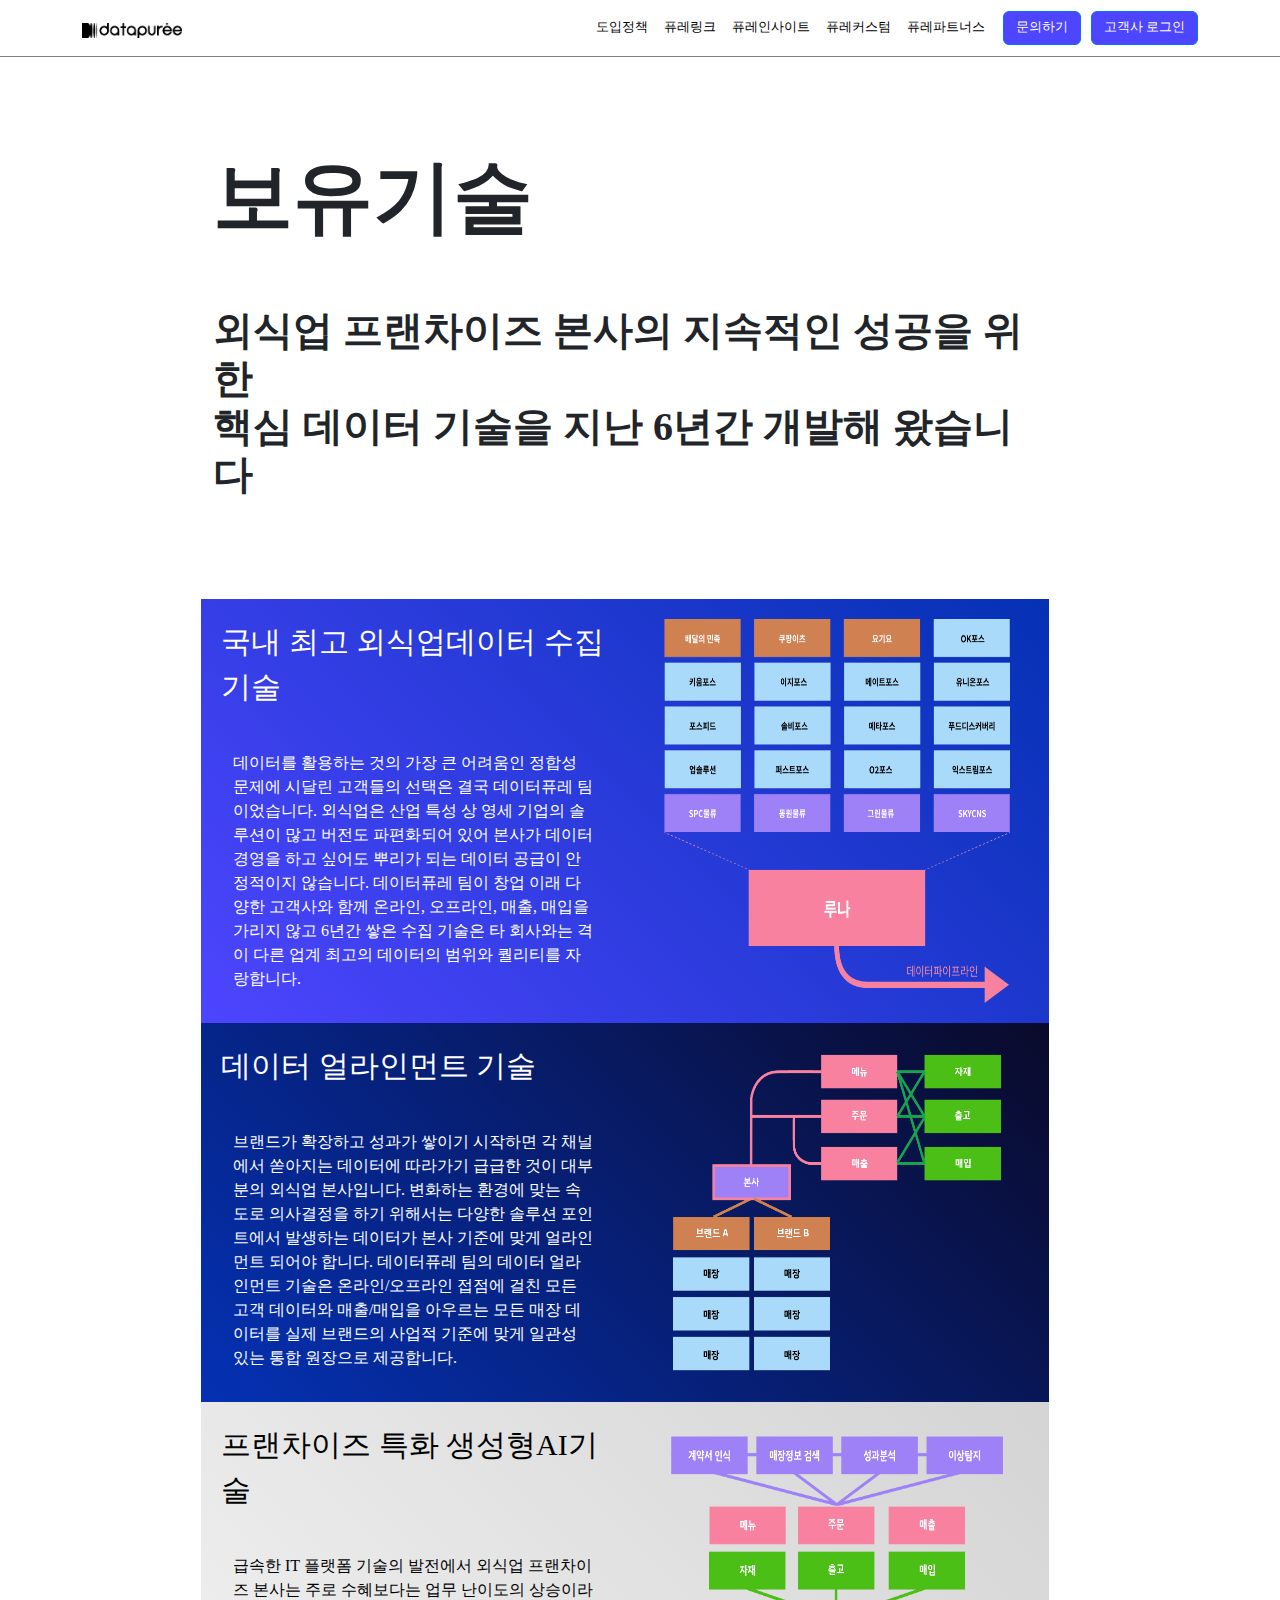
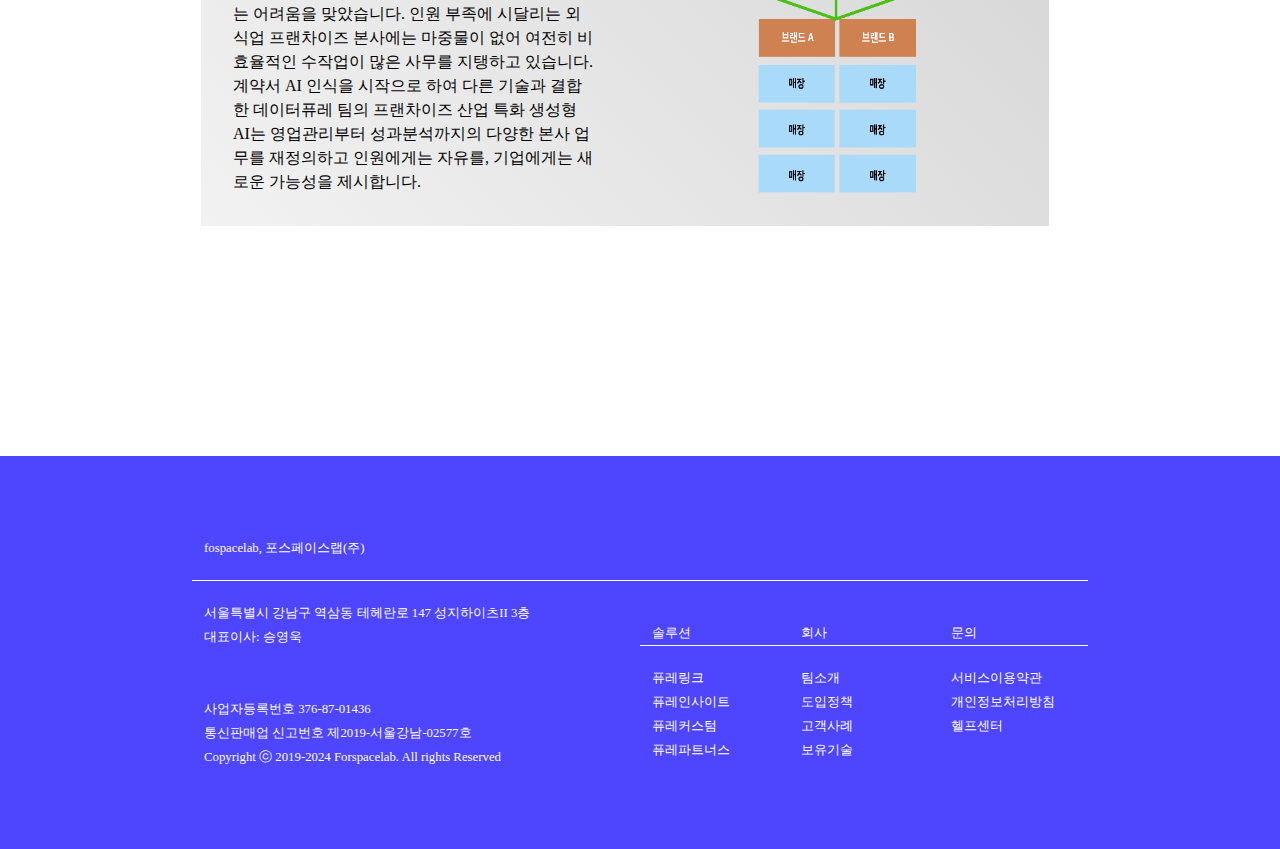
<file: tech.html>
<!DOCTYPE html>
<html lang="ko">
    <head>
        <meta charset="UTF-8">
        <meta name="viewport" content="width=device-width, initial-scale=1.0">
        <title>데이터퓨레</title>
        <link rel="icon" href="./img/favicon.png" type="image/x-icon">

        <link href="https://stackpath.bootstrapcdn.com/bootstrap/4.5.2/css/bootstrap.min.css" rel="stylesheet">
        <!-- Google Fonts -->
        <link rel="preconnect" href="https://fonts.googleapis.com">
        <link rel="preconnect" href="https://fonts.gstatic.com" crossorigin>
        <link href="https://fonts.googleapis.com/css2?family=IBM+Plex+Sans:wght@400;700&display=swap" rel="stylesheet">
        <link rel="stylesheet" href="https://cdnjs.cloudflare.com/ajax/libs/font-awesome/6.0.0-beta3/css/all.min.css">
        <link href="https://fonts.googleapis.com/css2?family=Black+Han+Sans&family=Comfortaa:wght@300..700&family=Nanum+Myeongjo&family=Noto+Sans+KR:wght@100..900&family=Pixelify+Sans:wght@400..700&display=swap" rel="stylesheet">

        <!-- Bootstrap CSS -->
        <link href="https://cdn.jsdelivr.net/npm/bootstrap@5.3.0/dist/css/bootstrap.min.css" rel="stylesheet">
        <!-- Main CSS -->
        <link rel="stylesheet" href="index.css">
    </head>
    <body class="fade-in">
        <!-- 컨텐츠 영역 -->
        <div class="#">
            <!-- 고정된 네비게이션 바 -->
            <div class="nav-wrap" style="background-color: white;">
                <nav class="navbar navbar-expand-lg navbar-light">
                    <div class="container">
                    <a class="navbar-brand" href="index.html">
                        <img src="./img/logo_bw.png" class="img-fluid" width="100" alt="Logo">
                    </a>
                    <button class="navbar-toggler" type="button" data-bs-toggle="collapse" data-bs-target="#navbarNav" aria-controls="navbarNav" aria-expanded="false" aria-label="Toggle navigation">
                        <span class="navbar-toggler-icon"></span>
                    </button>
                    <div class="collapse navbar-collapse justify-content-end" id="navbarNav">
                        <ul class="navbar-nav">
                            <li class="nav-item"><a class="nav-link" href="govern.html">도입정책</a></li>
                            <li class="nav-item"><a class="nav-link" href="https://pureelink.com" target="_blank">퓨레링크</a></li>
                            <li class="nav-item"><a class="nav-link" href="insight.html">퓨레인사이트</a></li>
                            <li class="nav-item"><a class="nav-link" href="custom.html">퓨레커스텀</a></li>
                            <li class="nav-item"><a class="nav-link" href="partners.html">퓨레파트너스</a></li>
                        </ul>
                        <a href="https://forms.clickup.com/25500885/f/ra76n-16327/DJXAZSED3Y10PN9XS0" target="_blank" style="margin-left: 10px;">
                            <button class="btn btn-primary blue-btn" style="font-size: 0.8rem;">
                                문의하기
                            </button>
                        </a>
                        <a href="https://www.datapuree.co/login_0001_01.act" target="_blank" style="margin-left: 10px;">
                            <button class="btn btn-primary blue-btn" style="font-size: 0.8rem;">
                                고객사 로그인
                            </button>
                        </a>
                    </div>
                    </div>
                </nav>
            </div>

            <!-- 1번째 화면 -->
            <div class="container-fluid top-line-w">
                <div class="row">
                    <!--메인화면-->
                    <div class="index-main1">
                        <div class="col-12 col-md-12 container wrap">
                            <div class="row" style="padding: 10px;">
                                <div class="col-12 col-md-12">
                                    <div class="Pretendard-Bold big-title custom-row">
                                        보유기술
                                     </div>
                                </div>
                                <div class="col-12 col-md-12 Pretendard-Bold title custom-row" style="margin-top: 50px;">                                     
                                    외식업 프랜차이즈 본사의 <span class="mobile-line-break"><br></span>
                                    지속적인 성공을 위한 <br>
                                    핵심 데이터 기술을 <span class="mobile-line-break"><br></span>
                                    지난 6년간 개발해 왔습니다
                                </div>

                                <div class="col-12 col-md-12 custom-row" style="margin-top: 100px;background: linear-gradient(45deg, #4E45FF, #0431B4);">
                                    <div class="row">
                                        <div class="col-12 col-md-6" style="padding:20px;">
                                            <div class="sub-title" style="color: #fff;">
                                                국내 최고 <span class="mobile-line-break"><br></span>외식업데이터 수집기술                                            
                                            </div>
                                            <div class="description" style="text-align: left;color: #fff;font-size: 16px;">
                                                데이터를 활용하는 것의 가장 큰 어려움인 정합성 문제에 시달린 고객들의 선택은 결국 데이터퓨레 팀이었습니다.
                                                외식업은 산업 특성 상 영세 기업의 솔루션이 많고 버전도 파편화되어 있어 
                                                본사가 데이터 경영을 하고 싶어도 뿌리가 되는 데이터 공급이 안정적이지 않습니다.
                                                데이터퓨레 팀이 창업 이래 다양한 고객사와 함께 온라인, 오프라인, 매출, 매입을 가리지 않고 
                                                6년간 쌓은 수집 기술은 타 회사와는 격이 다른 업계 최고의 데이터의 범위와 퀄리티를 자랑합니다.
                                            </div>
                                        </div>
                                        <div class="col-12 col-md-6" style="display: flex;justify-content: center;padding:20px;">
                                            <img src="./img/tech1.png" style="width: 90%;">
                                        </div>
                                    </div>
                                </div>

                                <div class="col-12 col-md-12 custom-row" style="background: linear-gradient(45deg, #0431B4, #0A0A2A);">
                                    <div class="row">
                                        <div class="col-12 col-md-6" style="padding:20px;">
                                            <div class="sub-title" style="color: #fff;">
                                                데이터<span class="mobile-line-break"><br></span> 얼라인먼트 기술
                                            </div>
                                            <div class="description" style="text-align: left;color: #fff;font-size: 16px;">
                                                브랜드가 확장하고 성과가 쌓이기 시작하면 각 채널에서 쏟아지는 데이터에 따라가기 급급한 것이 대부분의 외식업 본사입니다. 
                                                변화하는 환경에 맞는 속도로 의사결정을 하기 위해서는 다양한 솔루션 포인트에서 발생하는 데이터가 본사 기준에 맞게 얼라인먼트 되어야 합니다. 
                                                데이터퓨레 팀의 데이터 얼라인먼트 기술은 온라인/오프라인 접점에 걸친 모든 고객 데이터와 매출/매입을 아우르는 모든 매장 데이터를 
                                                실제 브랜드의 사업적 기준에 맞게 일관성 있는 통합 원장으로 제공합니다.
                                            </div>
                                        </div>
                                        <div class="col-12 col-md-6" style="display: flex;justify-content: center;padding:20px;">
                                            <img src="./img/tech2.png" style="width: 90%;">
                                        </div>
                                    </div>
                                </div>

                                <div class="col-12 col-md-12 custom-row" style="background: linear-gradient(45deg, #f2f2f2, #d4d4d4);">
                                    <div class="row">
                                        <div class="col-12 col-md-6" style="padding:20px;">
                                            <div class="sub-title" style="color: #000f;">
                                                프랜차이즈 <span class="mobile-line-break"><br></span>특화 생성형AI기술
                                            </div>
                                            <div class="description" style="text-align: left;color: #000;font-size: 16px;">
                                                급속한 IT 플랫폼 기술의 발전에서 외식업 프랜차이즈 본사는 주로 수혜보다는 업무 난이도의 상승이라는 어려움을 맞았습니다. 
                                                    인원 부족에 시달리는 외식업 프랜차이즈 본사에는 마중물이 없어 여전히 비효율적인 수작업이 많은 사무를 지탱하고 있습니다. 
                                                    계약서 AI 인식을 시작으로 하여 다른 기술과 결합한 데이터퓨레 팀의 프랜차이즈 산업 특화 생성형 AI는 영업관리부터 성과분석까지의 
                                                    다양한 본사 업무를 재정의하고 인원에게는 자유를, 기업에게는 새로운 가능성을 제시합니다.
                                            </div>
                                        </div>
                                        <div class="col-12 col-md-6" style="display: flex;justify-content: center;padding:20px;">
                                            <img src="./img/tech3.png" style="width: 90%;">
                                        </div>
                                    </div>
                                </div>
                            </div>

                        </div>
                    </div>

                </div>
            </div>
        </div>

        <!--footer-->
        <div class="footer-bw" style="margin-top: 200px;">
            <div class="footer-wrap wrap" style="background-color: transparent;">
                <div class="container" style="width:100%;background-color: transparent;">
                    <div class="row" style="background-color: transparent;">
                        <div class="col-12 col-md-12 top-margin-10" style="background-color: transparent;">
                            fospacelab, 포스페이스랩(주)
                        </div>
                        <div class="top-line-white top-margin-3">
                            <div class="row" style="background-color: transparent;">
                                <div class="col-12 col-md-6 top-padding3">
                                    서울특별시 강남구 역삼동 테헤란로 147 성지하이츠II 3층<br>
                                    대표이사: 승영욱<br><br><br>

                                    사업자등록번호 376-87-01436<br>
                                    통신판매업 신고번호 제2019-서울강남-02577호<br>
                                    Copyright ⓒ 2019-2024 Forspacelab. All rights Reserved
                                </div>
                                <div class="col-12 col-md-6 top-padding3">
                                    <div class="row">
                                        <div class="col-12 col-md-12">
                                            <div class="row top-padding3">
                                                <div class="col-4 col-md-4">
                                                    솔루션<br>
                                                </div>
                                                <div class="col-4 col-md-4">
                                                    회사<br>
                                                </div>
                                                <div class="col-4 col-md-4">
                                                    문의<br>
                                                </div>
                                            </div>
                                        </div>
                                        <div class="col-12 col-md-12 top-line-white top-padding3">
                                            <div class="row">
                                                <div class="col-4 col-md-4">
                                                    <a href="https://pureelink.com" target="_blank">퓨레링크</a><br>
                                                    <a href="insight.html">퓨레인사이트</a><br>
                                                    <a href="custom.html">퓨레커스텀</a><br>
                                                    <a href="partners.html">퓨레파트너스</a><br>
                                                </div>
                                                <div class="col-4 col-md-4">
                                                    <a href="team.html">팀소개</a><br>
                                                    <a href="govern.html">도입정책</a><br>
                                                    <a href="case.html">고객사례</a><br>
                                                    <a href="tech.com">보유기술</a><br>
                                                </div>
                                                <div class="col-4 col-md-4">
                                                    <a href="#">서비스이용약관</a><br>
                                                    <a href="https://www.datapuree.co/comm_0035_01.act">개인정보처리방침</a><br>
                                                    <a href="https://slashpage.com/datapuree">헬프센터</a><br>
                                                </div>
                                            </div>

                                        </div>
                                    </div>
                                </div>
                            </div>
                        </div>
                        
                        <div class="col-12 col-md-12 top-margin-10"></div>
                    </div>
                </div>
            </div>
        </div>

        <script src="https://cdn.jsdelivr.net/npm/bootstrap@5.3.0/dist/js/bootstrap.bundle.min.js"></script>
        <script>
            document.addEventListener("DOMContentLoaded", function() {
            const links = document.querySelectorAll(".transition-link");

            links.forEach(link => {
                link.addEventListener("click", function(event) {
                event.preventDefault();
                document.body.classList.add("fade-out");

                const targetUrl = this.href;
                setTimeout(() => {
                    window.location.href = targetUrl;
                }, 500); // 애니메이션 시간과 동일하게 설정
                });
            });
            });
        </script>
        <script>
            document.addEventListener("DOMContentLoaded", function() {
            const links = document.querySelectorAll(".transition-link");

            links.forEach(link => {
                link.addEventListener("click", function(event) {
                event.preventDefault();
                document.body.classList.add("fade-out");

                const targetUrl = this.href;
                setTimeout(() => {
                    window.location.href = targetUrl;
                }, 500); // 애니메이션 시간과 동일하게 설정
                });
            });
            });
        </script>     
    
    </body>
</html>
</file>
<file: index.css>
@font-face {
    font-family: 'along-sans';
    src: url('./font/AlongSanss2-Bold.otf') format('opentype');
    font-weight: normal;
    font-style: normal;
}

@font-face {
    font-family: 'S-CoreDream-3Light';
    src: url('https://fastly.jsdelivr.net/gh/projectnoonnu/noonfonts_six@1.2/S-CoreDream-3Light.woff') format('woff');
    font-weight: normal;
    font-style: normal;
}

.nanum-myeongjo-regular {
    font-family: "Nanum Myeongjo", serif;
    font-weight: 400;
    font-style: normal;
}

.black-han-sans-regular {
    font-family: "Black Han Sans", sans-serif;
    font-weight: 400;
    font-style: normal;
  }

  .comfortaa-regular {
    font-family: "Comfortaa", sans-serif;
    font-optical-sizing: auto;
    font-weight: 700;
    font-style: normal;
  }

  .quicksand{
    font-family: "Quicksand", sans-serif;
    font-optical-sizing: auto;
    font-weight: 700;
    font-style: normal;
  }

  .albert-sans {
    font-family: "Albert Sans", sans-serif;
    font-optical-sizing: auto;
    font-weight: 700;
    font-style: normal;
  }

/* 페이드 인 애니메이션 */
.fade-in {
    animation: fadeIn 0.5s ease forwards;
  }
  
  /* 페이드 아웃 애니메이션 */
  .fade-out {
    animation: fadeOut 0.5s ease forwards;
  }
  
  @keyframes fadeIn {
    from { opacity: 0; }
    to { opacity: 1; }
  }
  
  @keyframes fadeOut {
    from { opacity: 1; }
    to { opacity: 0; }
  }
  
.gradient-text {
    background: linear-gradient(45deg, #4E45FF, #2E9AFE);
    -webkit-background-clip: text;
    -webkit-text-fill-color: transparent;
}

.gradient-text2 {
    background: linear-gradient(45deg, yellow, white); /* 배경 그래디언트 */
    -webkit-background-clip: text;
    -webkit-text-fill-color: transparent;
}

.Pretendard-Regular{
    font-family: 'Pretendard'; font-weight: 400;
}

.Pretendard-Bold{
    font-family: 'Pretendard'; font-weight: 700;
}

.black-text{
    color: #000;
}


body{
    background-color: #fff;
    font-family: 'Pretendard'; font-weight: 400;
    overflow-x: hidden;
    overflow-y: auto;
    overscroll-behavior: none;
}

a{
    text-decoration: none;
}  

.main-title{
    font-size: 5rem;
}

.title {
    line-height: 3rem;
    font-size: 40px;
}

.sub-title{
    font-size: 30px;
}

.custom-row {
    margin-right: -15px;
    margin-left: -15px;
}

.description{
    font-size: 18px;
    margin-top: 30px;
    padding:12px;

}

.sub-title-btn-space{
    width: 100%;
    display: flex;
    justify-content: center;
    align-items: center;
    background-color: #f2f2f2;
    height: 150px;
}
.custom-box-description{
    height: 200px;display: flex;justify-content: center;align-items: center;padding: 100px;
}
.custom-btn{
    height: 150px; display: flex;justify-content: center;align-items: center;
}

.sub-title-btn{
    width: 120px;
    height: 50px;
    background-color: #000;
    font-size: 1.2rem;
}


.sub-title-textbox-case{
    height: 350px;
    background-color: transparent;
}

.dream-font{
    font-family: "S-CoreDream-3Light";
}

.black-font{
    font-family: "Black Han Sans", sans-serif;
}

.mzo_font{
    font-family: "Nanum Myeongjo", serif;
}

.nav-item a {
    font-size: 0.8rem;
    color: #000 !important;
}

.wrap{
    font-family: "Pretendard-Regular";
    margin: 0 auto;
}

.nav-wrap{
    font-family: "Pretendard-Regular";
    margin: 0 auto;
}

.insight-box-blue{
    background: linear-gradient(45deg, #4E45FF, #0431B4);
}

.insight-box-deepblue{
    background: linear-gradient(45deg, #0431B4, #0A0A2A);
}

.insight-box-grey{
    background: linear-gradient(45deg, #f2f2f2, #d4d4d4);
}

.insight-box-title-dark{
    color: white;
    display: flex;
    justify-content: center;
    align-items: center;
    font-size: 30px;
    font-family: 'Pretendard'; 
    font-weight: 700;
    padding: 20px;
    border-bottom: 0.5px solid #fff;
}

.insight-box-title-light{
    color: 000;
    display: flex;
    justify-content: center;
    align-items: center;
    font-size: 30px;
    font-family: 'Pretendard'; 
    font-weight: 700;
    padding: 20px;
    border-bottom: 0.5px solid #000;
}

.insight-box-description-dark{
    display: flex;
    justify-content: center;
    align-items: center;
    padding: 60px;
    font-size: 18px;
    color: #fff;
}

.insight-box-description-light{
    display: flex;
    justify-content: center;
    align-items: center;
    padding: 60px;
    font-size: 18px;
    color: #000;
}

.top-line{
    border-top: 0.5px solid #000;
}

.top-line-w{
    border-top: 0.5px solid grey;
}

.top-line-white{
    border-top: 0.5px solid white;
}


.top-margin-20{
    margin-top: 200px;
}

.top-margin-10{
    margin-top: 80px;
}

.top-margin-5{
    margin-top: 40px;
}

.top-margin-3{
    margin-top: 20px;
}

.top-padding3{
    padding-top: 20px;;
}

.main-box{
    background-color: #f2f2f2;
    color: black;
    border-radius: 10px;
    height: 120px;
    box-shadow: 0px 4px 8px rgba(0, 0, 0, 0.2);
    text-align: center;
    padding-top: 40px;
}

.fn-box{
    height: 40px;
    font-size: 1.2rem;
    background-color: white;
    border-radius: 5px;
    display: flex;
    align-items: center;
    justify-content: center;
    margin-bottom: 3%;
    color: #4E45FF;
}

.govern-table-head-left{
    border-top: 1px solid #000;
    border-left: 1px solid #000;
    border-right: 0.5px solid #000;
    border-bottom: 0.5px solid #000;

    height:40px;
    display: flex;
    align-items: center;
    justify-content: center;
}

.govern-table-head-right{
    border-top: 1px solid #000;
    border-left: 0.5px solid #000;
    border-right: 1px solid #000;
    border-bottom: 0.5px solid #000;

    height:40px;
    display: flex;
    align-items: center;
    justify-content: center;
}

.govern-table-content-left{
    border-top: 0.5px solid #000;
    border-left: 1px solid #000;
    border-right: 0.5px solid #000;
    border-bottom: 0.5px solid #000;

    height:80px;
    display: flex;
    align-items: center;
    justify-content: center;
}

.govern-table-content-left-360{
    border-top: 1px solid #000;
    border-left: 1px solid #000;
    border-right: 0.5px solid #000;
    border-bottom: 1px solid #000;

    height:80px;
    display: flex;
    align-items: center;
    justify-content: center;
}

.govern-table-content-right{
    border-top: 0.5px solid #000;
    border-left: 0.5px solid #000;
    border-right: 1px solid #000;
    border-bottom: 0.5px solid #000;

    height:80px;
    display: flex;
    align-items: center;
    justify-content: center;
}

.govern-table-content-right-360{
    border-top: 1px solid #000;
    border-left: 0.5px solid #000;
    border-right: 1px solid #000;
    border-bottom: 1px solid #000;

    height:80px;
    display: flex;
    align-items: center;
    justify-content: center;
}

.reason-box-govern{
    width: 100%;
    color: #000;
    border-radius: 0.5rem;
    padding: 20px;
    display: flex;
    justify-content: center;
    align-items: center;
}
.insight-fn-box-blue{
    background: linear-gradient(45deg, #4E45FF, #0431B4);
    color: #fff;
    display: flex;
    justify-content: center;
    align-items: center;
    flex-direction: column;
    border: 1px solid #fff;
    padding-top: 15px;
    height: 100px;
}

.insight-fn-box-deepblue{
    background: linear-gradient(45deg, #0431B4, #0A0A2A);
    color: #fff;
    display: flex;
    justify-content: center;
    align-items: center;
    flex-direction: column;
    border: 1px solid #fff;
    padding-top: 15px;
    height: 100px;
}

.insight-fn-box-darkblue{
    background: linear-gradient(45deg, #0A0A2A, #000);
    color: #fff;
    display: flex;
    justify-content: center;
    align-items: center;
    flex-direction: column;
    border: 1px solid #fff;
    padding-top: 15px;
    height: 100px;
}

.insight-fn-box-grey{
    background: linear-gradient(45deg, #f2f2f2, #d4d4d4);
    color: #fff;
    display: flex;
    justify-content: center;
    align-items: center;
    flex-direction: column;
    border: 1px solid #fff;
    padding-top: 15px;
    height: 100px;
}

.top-box{
    background-color: #4E45FF;
    border: none;
    height: 400px;
    color: #fff;
    font-size: 1.5rem;
    text-align: center;
    display: flex;
    justify-content: center;
    align-items: center;
    flex-direction: column;
}
.top-box-2{
    background-color: #4E45FF;
    border-radius: 10px;
    height: 500px;
    color: white;
    font-size: 1.5rem;
    text-align: center;
}
.p-10{
    padding: 10px;
}
.p-20{
    padding: 20px;
}
.big-title{
    font-size: 80px;
    margin-top: 50px;
}

.process-box1{
    border: 1px solid #000;
    background-color: #fff;
    width: 100%;
    border-radius: 10px;
    text-align: center;
    height: 40px;
    display: flex;
    justify-content: center;
    align-items: center;
}
.process-box2{
    border: 1px solid #000;
    background-color: #2Efff2E2E;
    width: 100%;
    border-radius: 10px;
    text-align: center;
    height: 40px;
    display: flex;
    justify-content: center;
    align-items: center;
}

.process-box3{
    border: 1px solid #000;
    background-color: #fff;
    width: 100%;
    border-radius: 10px;
    text-align: center;
    height: 40px;
    display: flex;
    justify-content: center;
    align-items: center;
}

.example-box-govern{
    width: 100%;
    border: 0.5px solid #b8b8b8;
    height: 60px;
    border-radius: 5px;
    display: flex;
    justify-content: center;
    align-items: center;
    padding: 5px;
    font-size: 14px;
    background-color: #fff;
}

.reason-box-tech{
    width: 100%;
    background-color: #f2f2f2;
    color: #585858;
    border-radius: 0.5rem;
    padding: 20px;
    display: flex;
    justify-content: center;
    align-items: center;
}
.team-table{
    height: 70px;
}

.case-box{
    background-color: #aadafa;
    border-radius: 10px;color: #4E45FF;
    width: 100%;font-size: 1.2rem;
    height:50px;display: flex;
    justify-content: center;
    align-items: center;
    margin-bottom: 10px;
}


.solution-box-blue{
    margin-bottom: 0px;
    background: linear-gradient(45deg, #4E45FF, #0431B4);
    height: 170px !important;
    margin-left: 12px;
}
.solution-box-deepblue{
    margin-bottom: 0px;
    background: linear-gradient(45deg, #0431B4, #0A0A2A);
    height: 170px !important;
    margin-left: 12px;
}
.solution-box-darkblue{
    margin-bottom: 0px;
    background: linear-gradient(45deg, #0A0A2A, #000);
    height: 170px !important;
    margin-left: 12px;
}
.solution-box-grey{
    margin-bottom: 0px;
    background: linear-gradient(45deg, #f2f2f2, #d4d4d4);
    height: 170px !important;
    margin-left: 12px;
}

.stack-box-text-light{
    padding: 0px 0 0 20px;
    color:#fff;
    text-align: right;
}

.stack-box-text-dark{
    padding: 0px 0 0 20px;
    color:#000;
    text-align: right;
}


.solution-box-1{
    font-size: 1.2rem;
    text-align: center;
    height:10%;
}

.solution-box-2{
    text-align: center;
    height:10%;
}

.solution-box-3{
    height:40%;
    background-color: transparent;
}

.solution-box-4{
    height:20%;
}


.orange-btn:hover{
    background-color: #fff;
    border: 1px solid #000;
    color: #000;
}
.orange-btn {
    background-color: transparent;
    border: 1px solid #fff;
    color: #fff;
    font-weight: bold;
}

.blue-btn{
    background-color: #4E45FF;
    font-size: 0.8rem;
}
.blue-btn:hover {
    background-color: #000;
    color: #fff;
    font-weight: bold;
}

.grid-item{
    height: 120px;
    margin-bottom: 10px;
}
  
.item{
    height: 100%;
    background-color: white;
    border-radius: 10px;
    text-align: center;
    margin: 0 auto;
    display: flex;
    align-items: center;
    justify-content: center;
    border: 0.5px solid #d4d4d4;
}

.hlt{
    background-color: yellow;
    color: #4E45FF;
}
  
.horizontal_logo {
    width: 60%;
    height: auto;
}
  
.veritical_logo {
    height: 80%;
    width: auto;
}

.footer-bw{
    background-color: #4E45FF;
}

.footer-wrap{
    margin: 0 auto;
    color: white;
    font-size: 0.8rem;
    line-height: 1.5rem;
}

.footer-wrap a{
    text-decoration: none;
    color: white;
}

.image-container1 {
    width: 100%;
    height: 250px; /* 이미지를 보여줄 높이 */
    overflow: hidden; /* 넘치는 부분 숨기기 */
}
  
.cropped-image1 {
    width: 100%;
    height: auto;
    object-fit: cover; /* 이미지 비율을 유지하면서 잘 맞춤 */
    /*object-position: center -50px; /* Y 축으로 -50px만큼 이동 */
}

.image-container2 {
    width: 100%;
    height: 920px; /* 이미지를 보여줄 높이 */
    overflow: hidden; /* 넘치는 부분 숨기기 */
}
  
.cropped-image2 {
    width: 100%;
    height: auto;
    object-fit: cover; /* 이미지 비율을 유지하면서 잘 맞춤 */
    object-position: center -250px; /* Y 축으로 -50px만큼 이동 */
}

.image-container3 {
    width: 100%;
    height: 1000px; /* 이미지를 보여줄 높이 */
    overflow: hidden; /* 넘치는 부분 숨기기 */
}
  
.cropped-image3 {
    width: 100%;
    height: auto;
    object-fit: cover; /* 이미지 비율을 유지하면서 잘 맞춤 */
    object-position: center 0px; /* Y 축으로 -50px만큼 이동 */
}

.image-container4 {
    width: 100%;
    height: 400px; /* 이미지를 보여줄 높이 */
    overflow: hidden; /* 넘치는 부분 숨기기 */
}
  
.cropped-image4 {
    width: 100%;
    height: auto;
    object-fit: cover; /* 이미지 비율을 유지하면서 잘 맞춤 */
    object-position: center -250px; /* Y 축으로 -50px만큼 이동 */
}
.text-govern{
    margin-top: 2rem;
}
.mid-title{
    margin-top: 20px;
    font-size: 2.5rem;
    color: black;
}
.arrow-title-up{
    width:100%;
    margin-top: 100px;
    display: flex;
    justify-content: center;
    align-items: center;
}
.arrow-title-dn{
    width:100%;
    margin-top: 20px;
    display: flex;
    justify-content: center;
    align-items: center;
}
.arrow-rotate-up{
    width: 70%; 
    transform: rotate(180deg);
}

.arrow-no-rotate-up{
    width: 70%; 
}

.arrow-rotate-dn{
    width: 70%; 
    transform: rotate(180deg);
}

.arrow-no-rotate-dn{
    width: 70%; 
}

.index-main1{
    /*background: linear-gradient(45deg, #4E45FF, #2E9AFE);*/
    background-color: #fff;
    padding: 60px;
}
.insight-fn1{
    display: flex;align-items: center;justify-content: center;font-size: 1rem;
}
.insight-fn2{
    font-size: 0.7rem;display: flex;align-items: center;justify-content: center;
}
.case-table{
    padding: 8px;
    border: 0.5px solid #000;
    height: 60px;
}

.capa-main-title{
    font-size: 8rem;color: #fff;
}

.team-main-title{
    font-size: 9rem;color: #fff;
}
.gov-main-title{
    font-size: 6.4rem;color: #fff;
}

.solution-box-blue{
    height:100px;
    background: linear-gradient(45deg, #4E45FF, #0431B4);
}

.solution-box-deepblue{
    height:100px;
    background: linear-gradient(45deg, #0431B4, #0A0A2A);
}

.solution-box-darkblue{
    height:100px;
    background: linear-gradient(45deg, #0A0A2A, #000);
}

.solution-box-grey{
    height:100px;
    background: linear-gradient(45deg, #f2f2f2, #d4d4d4);
}

.solution-box-blue-ptn{
    height:180px;
    background: linear-gradient(45deg, #4E45FF, #0431B4);
}

.solution-box-deepblue-ptn{
    height:180px;
    background: linear-gradient(45deg, #0431B4, #0A0A2A);
}

.solution-box-darkblue-ptn{
    height:180px;
    background: linear-gradient(45deg, #0A0A2A, #000);
}

.solution-box-grey-ptn{
    height:180px;
    background: linear-gradient(45deg, #f2f2f2, #d4d4d4);
}


.main-image{
    position: absolute;
    top: 50%;
    left: 50%;
    transform: translate(-50%, -50%);
    width: 100%;
    height: auto; /* 비율 유지 */
    min-width: 100vw; /* 모바일에서 좌우 꽉 차게 */
    min-height: 70vh; /* 모바일에서 상하 꽉 차게 */
    object-fit: cover; /* 왜곡 없이 꽉 채우기 */
}

.main-image-container {
    position: relative;
    width: 100vw; /* 뷰포트 너비 */
    height: 70vh; /* 뷰포트 높이 */
    overflow: hidden;
}
.main-title-sub-text{
    font-size: 20px;
    margin-top: 80px;
}
.main-logo-image{
    width: 100%;margin-top: 80px;filter: invert(100%)
}
.main-text{
    margin-top: 50px;
}

p, span {
    line-height: 1.5; /* 기본 줄 간격 설정 */
}
.mobile-line-break {
    display: none; /* 기본적으로 보이지 않음 */
}

.solution-btn{
    display: flex;
    justify-content: 
    left;margin-top: 20px;
}

.case-table-size{
    width: 100%;
    height: 200px;
}

.case-table-sign1{
    background: linear-gradient(45deg, #FF4000, orange);
    border-radius: 6px;
    width: 150px;
    font-size: 16px;
    text-align: center;
    color: #fff;
    display: flex;
    justify-content: center;
    align-items: center;
}

.case-table-sign2{
    background: linear-gradient(45deg, #FF4000, orange);
    border-radius: 6px;
    width: 100px;
    font-size: 16px;
    text-align: center;
    color: #fff;
    display: flex;
    justify-content: center;
    align-items: center;
}



/*중간화면*/
@media (min-width: 768px) {
    .wrap{
        width: 70%;
    }
    .index-main1{
        padding: 20px;
    }
    .case-box{
        font-size: 1rem;
    }
    .capa-main-title{
        font-size: 5.8rem;color: #fff;
    }
    .team-main-title{
        font-size: 6.6rem;color: #fff;
    }
}

/* 큰 화면 (1200px 이상)에서는 더 큰 폰트 */
@media (min-width: 1600px) {
    .mid-title {
        font-size: 2.5rem; /* 더 큰 화면에서는 더욱 큰 폰트 */
    }
    .gov-main-title{
        font-size: 8.5rem;color: #fff;
    }
}


/*모바일*/
@media (max-width: 768px) {
    html, body {
        overflow-x: hidden;
        width: 100%;
      }

    .index-main1{
        padding: 20px;
    }
    .wrap{
        width: 100%;
    }
    .nav-wrap{
        width: 90%;
    }
    .custom-row{
        margin-right: 0px;
        margin-left: 0px;
    }
    .title{
        font-size: 20px;
        margin-left: 10px;
    }
    .description{
        padding:10px;
    }
    .main-title-sub-text{
        margin-top: 10px;
    }
    .main-logo-image{
        width: 70%;
        margin-top: 50px;
    }
    .mobile-line-break {
        display: inline; /* 모바일에서만 줄바꿈 표시 */
    }
    .main-box{
        padding:20px;
    }
  
    .sub-title {
        font-size: 20px;
        text-align: center;
        padding-top: 30px;
    }
    .solution-box-blue{
        height:260px !important;
    }
    .solution-box-deepblue{
        height:260px !important;
    }
    .solution-box-darkblue{
        height:260px !important;
    }
    .solution-box-grey{
        height:260px !important;
    }

    .solution-box-blue-ptn{
        height:360px;
    }
    
    .solution-box-deepblue-ptn{
        height:360px;
    }
    
    .solution-box-darkblue-ptn{
        height:360px;
    }
    
    .solution-box-grey-ptn{
        height:360px;
    }

    .case-table{
        height: 20px;
        font-size: 14px;
    }

    .case-table-size{
        width: 80%;
        margin: 0 auto;
    }
    .case-table-sign1{
        width: 100px;
        font-size: 12px;
    }
    .case-table-sign2{
        width: 100px;
        font-size: 12px;
    }



    .solution-btn{
        margin-top: 50px;
    }
    .big-title{
        font-size: 40px;
    }
    .image-container1{
        height: 150px; /* 이미지를 보여줄 높이 */
    }
    .image-container2{
        height: 230px; /* 이미지를 보여줄 높이 */
    }
    .cropped-image2 {
        object-position: center -300px; /* Y 축으로 -50px만큼 이동 */
    }
    .image-container3{
        height: 400px; /* 이미지를 보여줄 높이 */
    }

    .container{
        max-width: 100%; /* 제한 해제 */
        margin: 0; /* 여백 제거 */
        padding: 0; /* 패딩 제거 */    
    }
    .stack-box-text-light{
        text-align: left;
        padding-top: 70px;
        padding-left: 60px;
        padding-right: 60px;
    }
    .stack-box-text-dark{
        text-align: left;
        padding-top: 70px;
        padding-left: 60px;
        padding-right: 60px;
    }
    .footer-bw{
        padding: 20px;
    }
   
}
</file>
